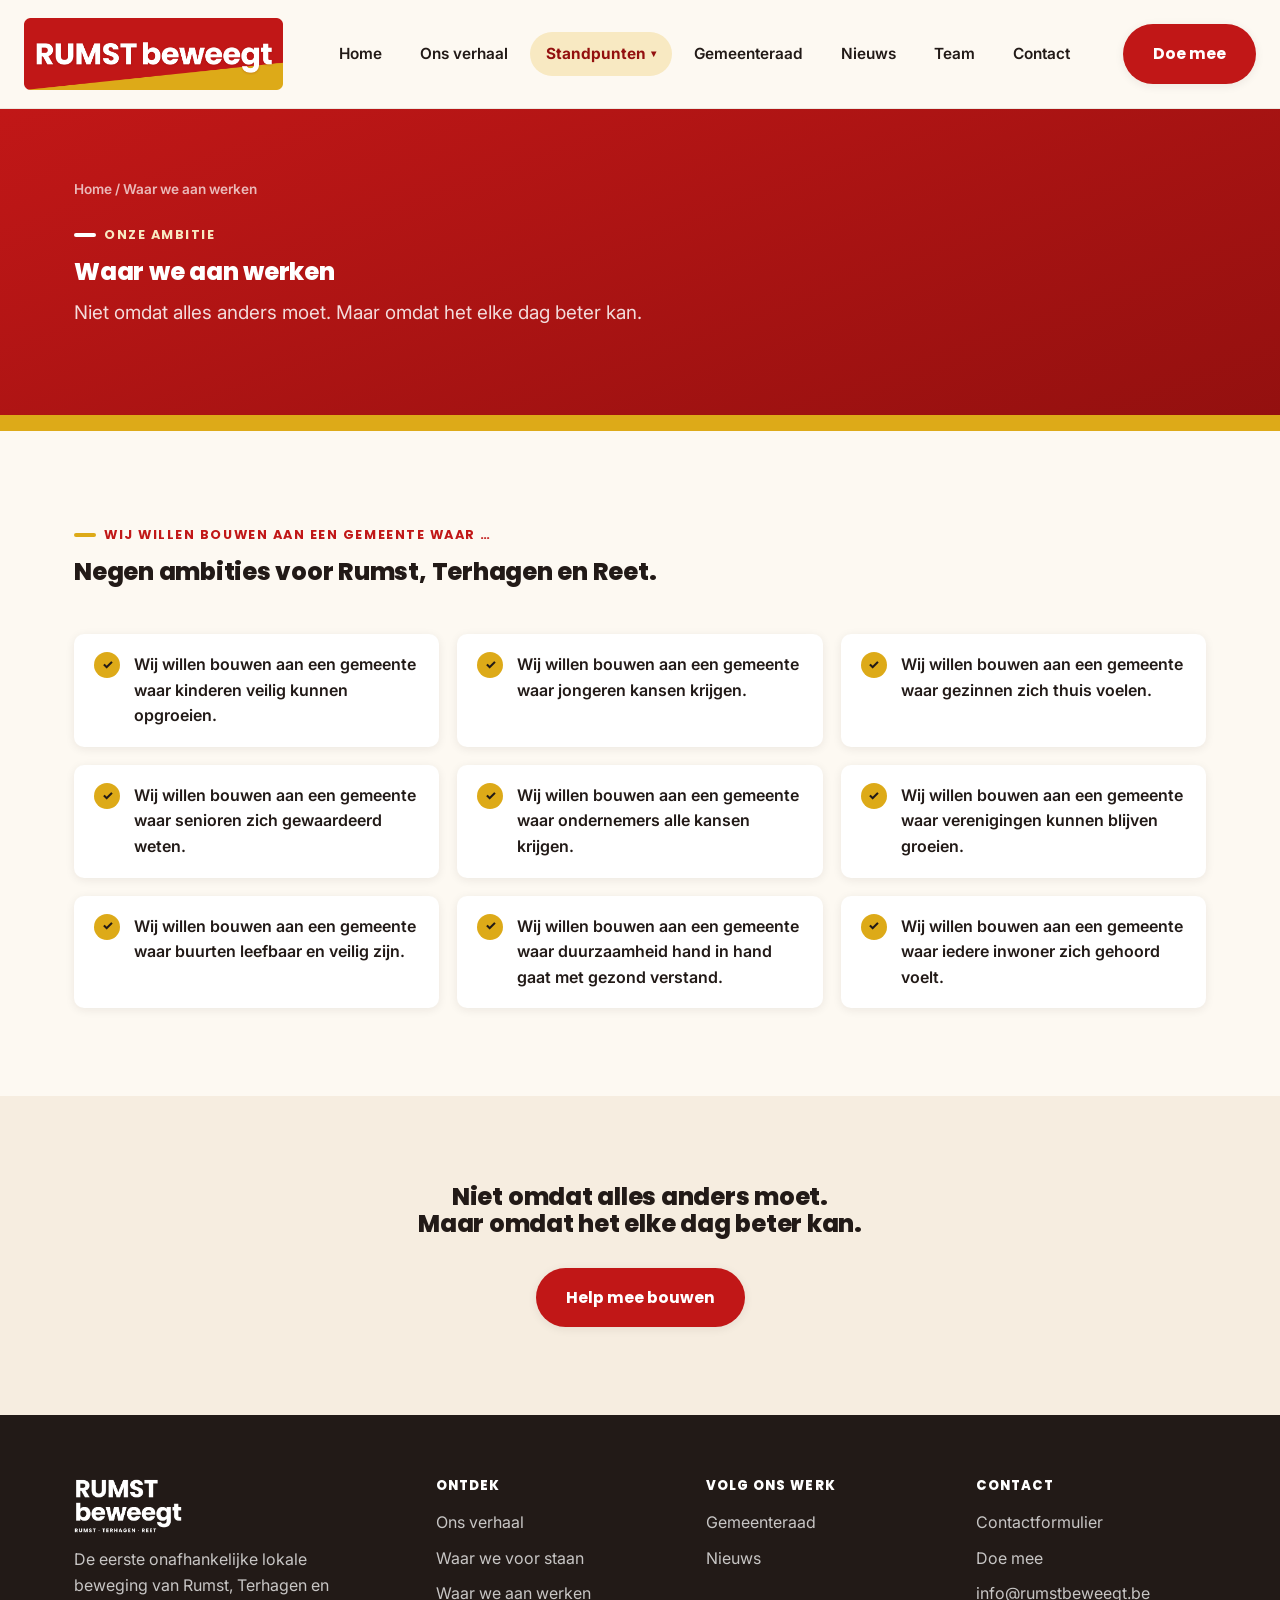
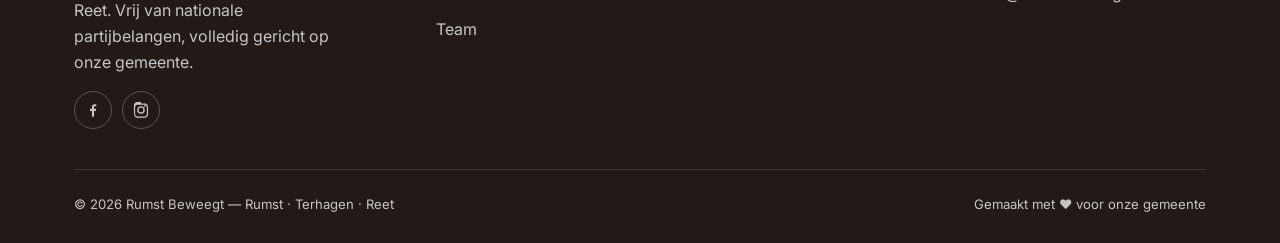
<file: ambitie.html>
<!DOCTYPE html>
<html lang="nl">
<head>
<script>document.documentElement.classList.add('js');</script>
<meta charset="UTF-8">
<meta name="viewport" content="width=device-width, initial-scale=1.0">
<title>Waar we aan werken · Rumst Beweegt</title>
<meta name="description" content="De ambitie van Rumst Beweegt voor kinderen, jongeren, gezinnen, senioren, ondernemers, verenigingen en buurten in Rumst.">
<link rel="icon" href="assets/img/logo-kleur.png">
<link rel="stylesheet" href="assets/css/style.css">
</head>
<body>
<a class="skip-link" href="#main">Ga naar inhoud</a>

<header class="site-header">
  <div class="container header-inner">
    <div class="header-left">
      <a href="index.html" class="brand">
        <img src="assets/img/logo-kleur.png" alt="Rumst Beweegt — Rumst, Terhagen, Reet">
      </a>
      <nav aria-label="Hoofdmenu">
        <ul class="nav-primary"><li><a href="index.html" class="nav-link">Home</a></li><li><a href="ons-verhaal.html" class="nav-link">Ons verhaal</a></li>
        <li class="has-dropdown open">
          <a href="waarden.html" class="nav-link" aria-current="page">Standpunten <span class="chev">&#9662;</span></a>
          <ul class="dropdown"><li><a href="waarden.html">Waar we voor staan</a></li><li><a href="ambitie.html">Waar we aan werken</a></li></ul>
        </li><li><a href="gemeenteraad.html" class="nav-link">Gemeenteraad</a></li><li><a href="nieuws.html" class="nav-link">Nieuws</a></li><li><a href="team.html" class="nav-link">Team</a></li><li><a href="contact.html" class="nav-link">Contact</a></li><li class="nav-cta-mobile"><a href="doe-mee.html" class="btn btn-primary">Doe mee</a></li></ul>
      </nav>
    </div>
    <div class="header-actions">
      <a href="doe-mee.html" class="btn btn-primary nav-cta">Doe mee</a>
      <button class="nav-toggle" aria-label="Menu openen" aria-expanded="false"><span></span></button>
    </div>
  </div>
</header>
<main id="main">

<section class="page-hero">
  <div class="container">
    <div class="breadcrumb"><a href="index.html">Home</a> / Waar we aan werken</div>
    <span class="eyebrow">Onze ambitie</span>
    <h1>Waar we aan werken</h1>
    <p class="lede">Niet omdat alles anders moet. Maar omdat het elke dag beter kan.</p>
  </div>
</section>

<section>
  <div class="container">
    <div class="section-head reveal">
      <span class="eyebrow">Wij willen bouwen aan een gemeente waar &hellip;</span>
      <h2>Negen ambities voor Rumst, Terhagen en Reet.</h2>
    </div>
    <div class="ambition-list">
      <div class="ambition-item reveal">
        <span class="check">&#10003;</span>
        <span>Wij willen bouwen aan een gemeente waar kinderen veilig kunnen opgroeien.</span>
      </div>
      <div class="ambition-item reveal">
        <span class="check">&#10003;</span>
        <span>Wij willen bouwen aan een gemeente waar jongeren kansen krijgen.</span>
      </div>
      <div class="ambition-item reveal">
        <span class="check">&#10003;</span>
        <span>Wij willen bouwen aan een gemeente waar gezinnen zich thuis voelen.</span>
      </div>
      <div class="ambition-item reveal">
        <span class="check">&#10003;</span>
        <span>Wij willen bouwen aan een gemeente waar senioren zich gewaardeerd weten.</span>
      </div>
      <div class="ambition-item reveal">
        <span class="check">&#10003;</span>
        <span>Wij willen bouwen aan een gemeente waar ondernemers alle kansen krijgen.</span>
      </div>
      <div class="ambition-item reveal">
        <span class="check">&#10003;</span>
        <span>Wij willen bouwen aan een gemeente waar verenigingen kunnen blijven groeien.</span>
      </div>
      <div class="ambition-item reveal">
        <span class="check">&#10003;</span>
        <span>Wij willen bouwen aan een gemeente waar buurten leefbaar en veilig zijn.</span>
      </div>
      <div class="ambition-item reveal">
        <span class="check">&#10003;</span>
        <span>Wij willen bouwen aan een gemeente waar duurzaamheid hand in hand gaat met gezond verstand.</span>
      </div>
      <div class="ambition-item reveal">
        <span class="check">&#10003;</span>
        <span>Wij willen bouwen aan een gemeente waar iedere inwoner zich gehoord voelt.</span>
      </div>
    </div>
  </div>
</section>

<section class="section-alt">
  <div class="container" style="text-align:center;">
    <h2 style="max-width:640px; margin:0 auto;">Niet omdat alles anders moet.<br>Maar omdat het elke dag beter kan.</h2>
    <div style="margin-top:30px;">
      <a href="doe-mee.html" class="btn btn-primary">Help mee bouwen</a>
    </div>
  </div>
</section>

</main>
<footer class="site-footer">
  <div class="container">
    <div class="footer-grid">
      <div>
        <div class="footer-brand">
          <img src="assets/img/logo-wit.png" alt="Rumst Beweegt">
        </div>
        <p style="max-width:280px;">De eerste onafhankelijke lokale beweging van Rumst, Terhagen en Reet. Vrij van nationale partijbelangen, volledig gericht op onze gemeente.</p>
        <div class="social-row">
          <a href="#" aria-label="Facebook"><svg width="16" height="16" viewBox="0 0 24 24" fill="currentColor"><path d="M13.5 22v-8.5h2.85l.43-3.31H13.5V8.05c0-.96.27-1.61 1.64-1.61h1.75V3.5C16.56 3.44 15.6 3.35 14.46 3.35c-2.4 0-4.05 1.47-4.05 4.16v2.68H7.55v3.31h2.86V22h3.09z"/></svg></a>
          <a href="#" aria-label="Instagram"><svg width="16" height="16" viewBox="0 0 24 24" fill="currentColor"><path d="M12 2.2c3.2 0 3.58.01 4.85.07 1.17.05 1.97.24 2.43.4a4.9 4.9 0 0 1 1.77 1.15 4.9 4.9 0 0 1 1.15 1.77c.16.46.35 1.26.4 2.43.06 1.27.07 1.65.07 4.85s-.01 3.58-.07 4.85c-.05 1.17-.24 1.97-.4 2.43a4.9 4.9 0 0 1-1.15 1.77 4.9 4.9 0 0 1-1.77 1.15c-.46.16-1.26.35-2.43.4-1.27.06-1.65.07-4.85.07s-3.58-.01-4.85-.07c-1.17-.05-1.97-.24-2.43-.4a4.9 4.9 0 0 1-1.77-1.15A4.9 4.9 0 0 1 1.8 17.7c-.16-.46-.35-1.26-.4-2.43C1.34 14 1.33 13.62 1.33 10.42s.01-3.58.07-4.85c.05-1.17.24-1.97.4-2.43A4.9 4.9 0 0 1 2.95 1.37 4.9 4.9 0 0 1 4.72.22c.46-.16 1.26-.35 2.43-.4C8.42-.24 8.8-.25 12-.25zm0 1.98c-3.15 0-3.5.01-4.73.07-.96.04-1.48.2-1.83.34-.46.18-.79.39-1.13.74-.35.34-.56.67-.74 1.13-.14.35-.3.87-.34 1.83-.06 1.23-.07 1.58-.07 4.73s.01 3.5.07 4.73c.04.96.2 1.48.34 1.83.18.46.39.79.74 1.13.34.35.67.56 1.13.74.35.14.87.3 1.83.34 1.23.06 1.58.07 4.73.07s3.5-.01 4.73-.07c.96-.04 1.48-.2 1.83-.34.46-.18.79-.39 1.13-.74.35-.34.56-.67.74-1.13.14-.35.3-.87.34-1.83.06-1.23.07-1.58.07-4.73s-.01-3.5-.07-4.73c-.04-.96-.2-1.48-.34-1.83a3 3 0 0 0-.74-1.13 3 3 0 0 0-1.13-.74c-.35-.14-.87-.3-1.83-.34-1.23-.06-1.58-.07-4.73-.07z"/><path d="M12 6.4a5.6 5.6 0 1 0 0 11.2 5.6 5.6 0 0 0 0-11.2zm0 9.24a3.64 3.64 0 1 1 0-7.28 3.64 3.64 0 0 1 0 7.28zM19.05 6.18a1.31 1.31 0 1 1-2.62 0 1.31 1.31 0 0 1 2.62 0z"/></svg></a>
        </div>
      </div>
      <div>
        <h4>Ontdek</h4>
        <ul>
          <li><a href="ons-verhaal.html">Ons verhaal</a></li>
          <li><a href="waarden.html">Waar we voor staan</a></li>
          <li><a href="ambitie.html">Waar we aan werken</a></li>
          <li><a href="team.html">Team</a></li>
        </ul>
      </div>
      <div>
        <h4>Volg ons werk</h4>
        <ul>
          <li><a href="gemeenteraad.html">Gemeenteraad</a></li>
          <li><a href="nieuws.html">Nieuws</a></li>
        </ul>
      </div>
      <div>
        <h4>Contact</h4>
        <ul>
          <li><a href="contact.html">Contactformulier</a></li>
          <li><a href="doe-mee.html">Doe mee</a></li>
          <li><a href="mailto:info@rumstbeweegt.be">info@rumstbeweegt.be</a></li>
        </ul>
      </div>
    </div>
    <div class="footer-bottom">
      <span>&copy; 2026 Rumst Beweegt — Rumst · Terhagen · Reet</span>
      <span>Gemaakt met &#9829; voor onze gemeente</span>
    </div>
  </div>
</footer>
<script src="assets/js/main.js"></script>
</body>
</html>
</file>
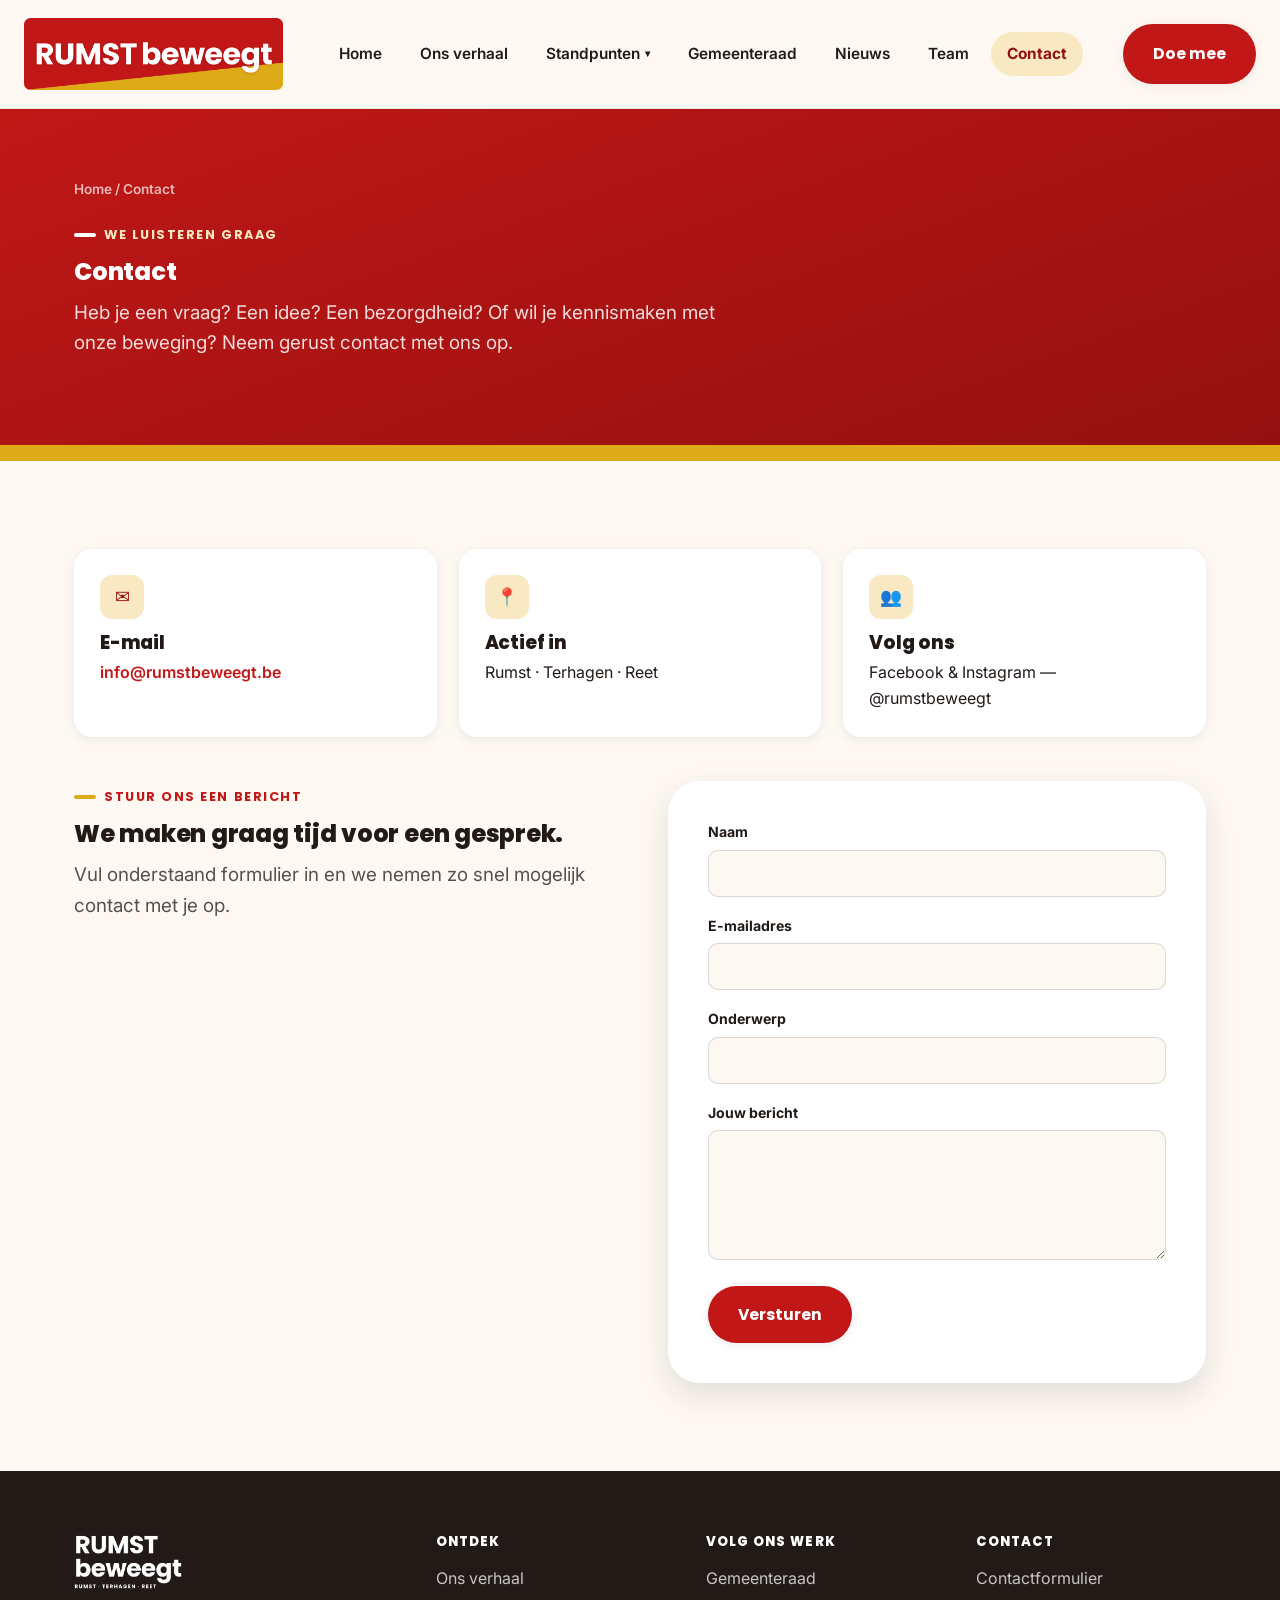
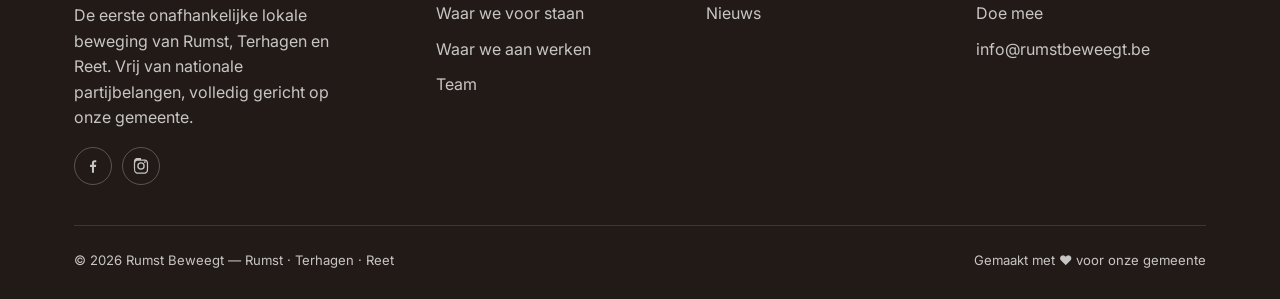
<file: contact.html>
<!DOCTYPE html>
<html lang="nl">
<head>
<script>document.documentElement.classList.add('js');</script>
<meta charset="UTF-8">
<meta name="viewport" content="width=device-width, initial-scale=1.0">
<title>Contact · Rumst Beweegt</title>
<meta name="description" content="Neem contact op met Rumst Beweegt — we luisteren graag naar jouw vraag, idee of bezorgdheid.">
<link rel="icon" href="assets/img/logo-kleur.png">
<link rel="stylesheet" href="assets/css/style.css">
</head>
<body>
<a class="skip-link" href="#main">Ga naar inhoud</a>

<header class="site-header">
  <div class="container header-inner">
    <div class="header-left">
      <a href="index.html" class="brand">
        <img src="assets/img/logo-kleur.png" alt="Rumst Beweegt — Rumst, Terhagen, Reet">
      </a>
      <nav aria-label="Hoofdmenu">
        <ul class="nav-primary"><li><a href="index.html" class="nav-link">Home</a></li><li><a href="ons-verhaal.html" class="nav-link">Ons verhaal</a></li>
        <li class="has-dropdown">
          <a href="waarden.html" class="nav-link">Standpunten <span class="chev">&#9662;</span></a>
          <ul class="dropdown"><li><a href="waarden.html">Waar we voor staan</a></li><li><a href="ambitie.html">Waar we aan werken</a></li></ul>
        </li><li><a href="gemeenteraad.html" class="nav-link">Gemeenteraad</a></li><li><a href="nieuws.html" class="nav-link">Nieuws</a></li><li><a href="team.html" class="nav-link">Team</a></li><li><a href="contact.html" class="nav-link" aria-current="page">Contact</a></li><li class="nav-cta-mobile"><a href="doe-mee.html" class="btn btn-primary">Doe mee</a></li></ul>
      </nav>
    </div>
    <div class="header-actions">
      <a href="doe-mee.html" class="btn btn-primary nav-cta">Doe mee</a>
      <button class="nav-toggle" aria-label="Menu openen" aria-expanded="false"><span></span></button>
    </div>
  </div>
</header>
<main id="main">

<section class="page-hero">
  <div class="container">
    <div class="breadcrumb"><a href="index.html">Home</a> / Contact</div>
    <span class="eyebrow">We luisteren graag</span>
    <h1>Contact</h1>
    <p class="lede">Heb je een vraag? Een idee? Een bezorgdheid? Of wil je kennismaken met onze beweging? Neem gerust contact met ons op.</p>
  </div>
</section>

<section>
  <div class="container">
    <div class="contact-info-grid">
      <div class="info-card reveal">
        <div class="icon">&#9993;</div>
        <h3 style="margin-bottom:6px;">E-mail</h3>
        <p style="margin:0;"><a href="mailto:info@rumstbeweegt.be" style="color:var(--red); font-weight:600;">info@rumstbeweegt.be</a></p>
      </div>
      <div class="info-card reveal">
        <div class="icon">&#128205;</div>
        <h3 style="margin-bottom:6px;">Actief in</h3>
        <p style="margin:0;">Rumst &middot; Terhagen &middot; Reet</p>
      </div>
      <div class="info-card reveal">
        <div class="icon">&#128101;</div>
        <h3 style="margin-bottom:6px;">Volg ons</h3>
        <p style="margin:0;">Facebook &amp; Instagram &mdash; @rumstbeweegt</p>
      </div>
    </div>

    <div class="two-col" style="align-items:flex-start;">
      <div class="reveal">
        <span class="eyebrow">Stuur ons een bericht</span>
        <h2>We maken graag tijd voor een gesprek.</h2>
        <p class="lede">Vul onderstaand formulier in en we nemen zo snel mogelijk contact met je op.</p>
      </div>
      <form class="form-card reveal" data-placeholder-form="https://formsubmit.co/ajax/christoph.marckx@gmail.com">
        <input type="hidden" name="_subject" value="Nieuw bericht via het contactformulier — Rumst Beweegt">
        <input type="hidden" name="_template" value="table">
        <input type="text" name="_honey" style="display:none" tabindex="-1" autocomplete="off">
        <div class="field">
          <label for="c-naam">Naam</label>
          <input type="text" id="c-naam" name="naam" required>
        </div>
        <div class="field">
          <label for="c-email">E-mailadres</label>
          <input type="email" id="c-email" name="email" required>
        </div>
        <div class="field">
          <label for="c-onderwerp">Onderwerp</label>
          <input type="text" id="c-onderwerp" name="onderwerp">
        </div>
        <div class="field">
          <label for="c-bericht">Jouw bericht</label>
          <textarea id="c-bericht" name="bericht" required></textarea>
        </div>
        <button type="submit" class="btn btn-primary">Versturen</button>
        <p class="form-feedback" style="display:none; margin-top:14px; font-weight:600; color:var(--red);"></p>
      </form>
    </div>
  </div>
</section>

</main>
<footer class="site-footer">
  <div class="container">
    <div class="footer-grid">
      <div>
        <div class="footer-brand">
          <img src="assets/img/logo-wit.png" alt="Rumst Beweegt">
        </div>
        <p style="max-width:280px;">De eerste onafhankelijke lokale beweging van Rumst, Terhagen en Reet. Vrij van nationale partijbelangen, volledig gericht op onze gemeente.</p>
        <div class="social-row">
          <a href="#" aria-label="Facebook"><svg width="16" height="16" viewBox="0 0 24 24" fill="currentColor"><path d="M13.5 22v-8.5h2.85l.43-3.31H13.5V8.05c0-.96.27-1.61 1.64-1.61h1.75V3.5C16.56 3.44 15.6 3.35 14.46 3.35c-2.4 0-4.05 1.47-4.05 4.16v2.68H7.55v3.31h2.86V22h3.09z"/></svg></a>
          <a href="#" aria-label="Instagram"><svg width="16" height="16" viewBox="0 0 24 24" fill="currentColor"><path d="M12 2.2c3.2 0 3.58.01 4.85.07 1.17.05 1.97.24 2.43.4a4.9 4.9 0 0 1 1.77 1.15 4.9 4.9 0 0 1 1.15 1.77c.16.46.35 1.26.4 2.43.06 1.27.07 1.65.07 4.85s-.01 3.58-.07 4.85c-.05 1.17-.24 1.97-.4 2.43a4.9 4.9 0 0 1-1.15 1.77 4.9 4.9 0 0 1-1.77 1.15c-.46.16-1.26.35-2.43.4-1.27.06-1.65.07-4.85.07s-3.58-.01-4.85-.07c-1.17-.05-1.97-.24-2.43-.4a4.9 4.9 0 0 1-1.77-1.15A4.9 4.9 0 0 1 1.8 17.7c-.16-.46-.35-1.26-.4-2.43C1.34 14 1.33 13.62 1.33 10.42s.01-3.58.07-4.85c.05-1.17.24-1.97.4-2.43A4.9 4.9 0 0 1 2.95 1.37 4.9 4.9 0 0 1 4.72.22c.46-.16 1.26-.35 2.43-.4C8.42-.24 8.8-.25 12-.25zm0 1.98c-3.15 0-3.5.01-4.73.07-.96.04-1.48.2-1.83.34-.46.18-.79.39-1.13.74-.35.34-.56.67-.74 1.13-.14.35-.3.87-.34 1.83-.06 1.23-.07 1.58-.07 4.73s.01 3.5.07 4.73c.04.96.2 1.48.34 1.83.18.46.39.79.74 1.13.34.35.67.56 1.13.74.35.14.87.3 1.83.34 1.23.06 1.58.07 4.73.07s3.5-.01 4.73-.07c.96-.04 1.48-.2 1.83-.34.46-.18.79-.39 1.13-.74.35-.34.56-.67.74-1.13.14-.35.3-.87.34-1.83.06-1.23.07-1.58.07-4.73s-.01-3.5-.07-4.73c-.04-.96-.2-1.48-.34-1.83a3 3 0 0 0-.74-1.13 3 3 0 0 0-1.13-.74c-.35-.14-.87-.3-1.83-.34-1.23-.06-1.58-.07-4.73-.07z"/><path d="M12 6.4a5.6 5.6 0 1 0 0 11.2 5.6 5.6 0 0 0 0-11.2zm0 9.24a3.64 3.64 0 1 1 0-7.28 3.64 3.64 0 0 1 0 7.28zM19.05 6.18a1.31 1.31 0 1 1-2.62 0 1.31 1.31 0 0 1 2.62 0z"/></svg></a>
        </div>
      </div>
      <div>
        <h4>Ontdek</h4>
        <ul>
          <li><a href="ons-verhaal.html">Ons verhaal</a></li>
          <li><a href="waarden.html">Waar we voor staan</a></li>
          <li><a href="ambitie.html">Waar we aan werken</a></li>
          <li><a href="team.html">Team</a></li>
        </ul>
      </div>
      <div>
        <h4>Volg ons werk</h4>
        <ul>
          <li><a href="gemeenteraad.html">Gemeenteraad</a></li>
          <li><a href="nieuws.html">Nieuws</a></li>
        </ul>
      </div>
      <div>
        <h4>Contact</h4>
        <ul>
          <li><a href="contact.html">Contactformulier</a></li>
          <li><a href="doe-mee.html">Doe mee</a></li>
          <li><a href="mailto:info@rumstbeweegt.be">info@rumstbeweegt.be</a></li>
        </ul>
      </div>
    </div>
    <div class="footer-bottom">
      <span>&copy; 2026 Rumst Beweegt — Rumst · Terhagen · Reet</span>
      <span>Gemaakt met &#9829; voor onze gemeente</span>
    </div>
  </div>
</footer>
<script src="assets/js/main.js"></script>
</body>
</html>
</file>
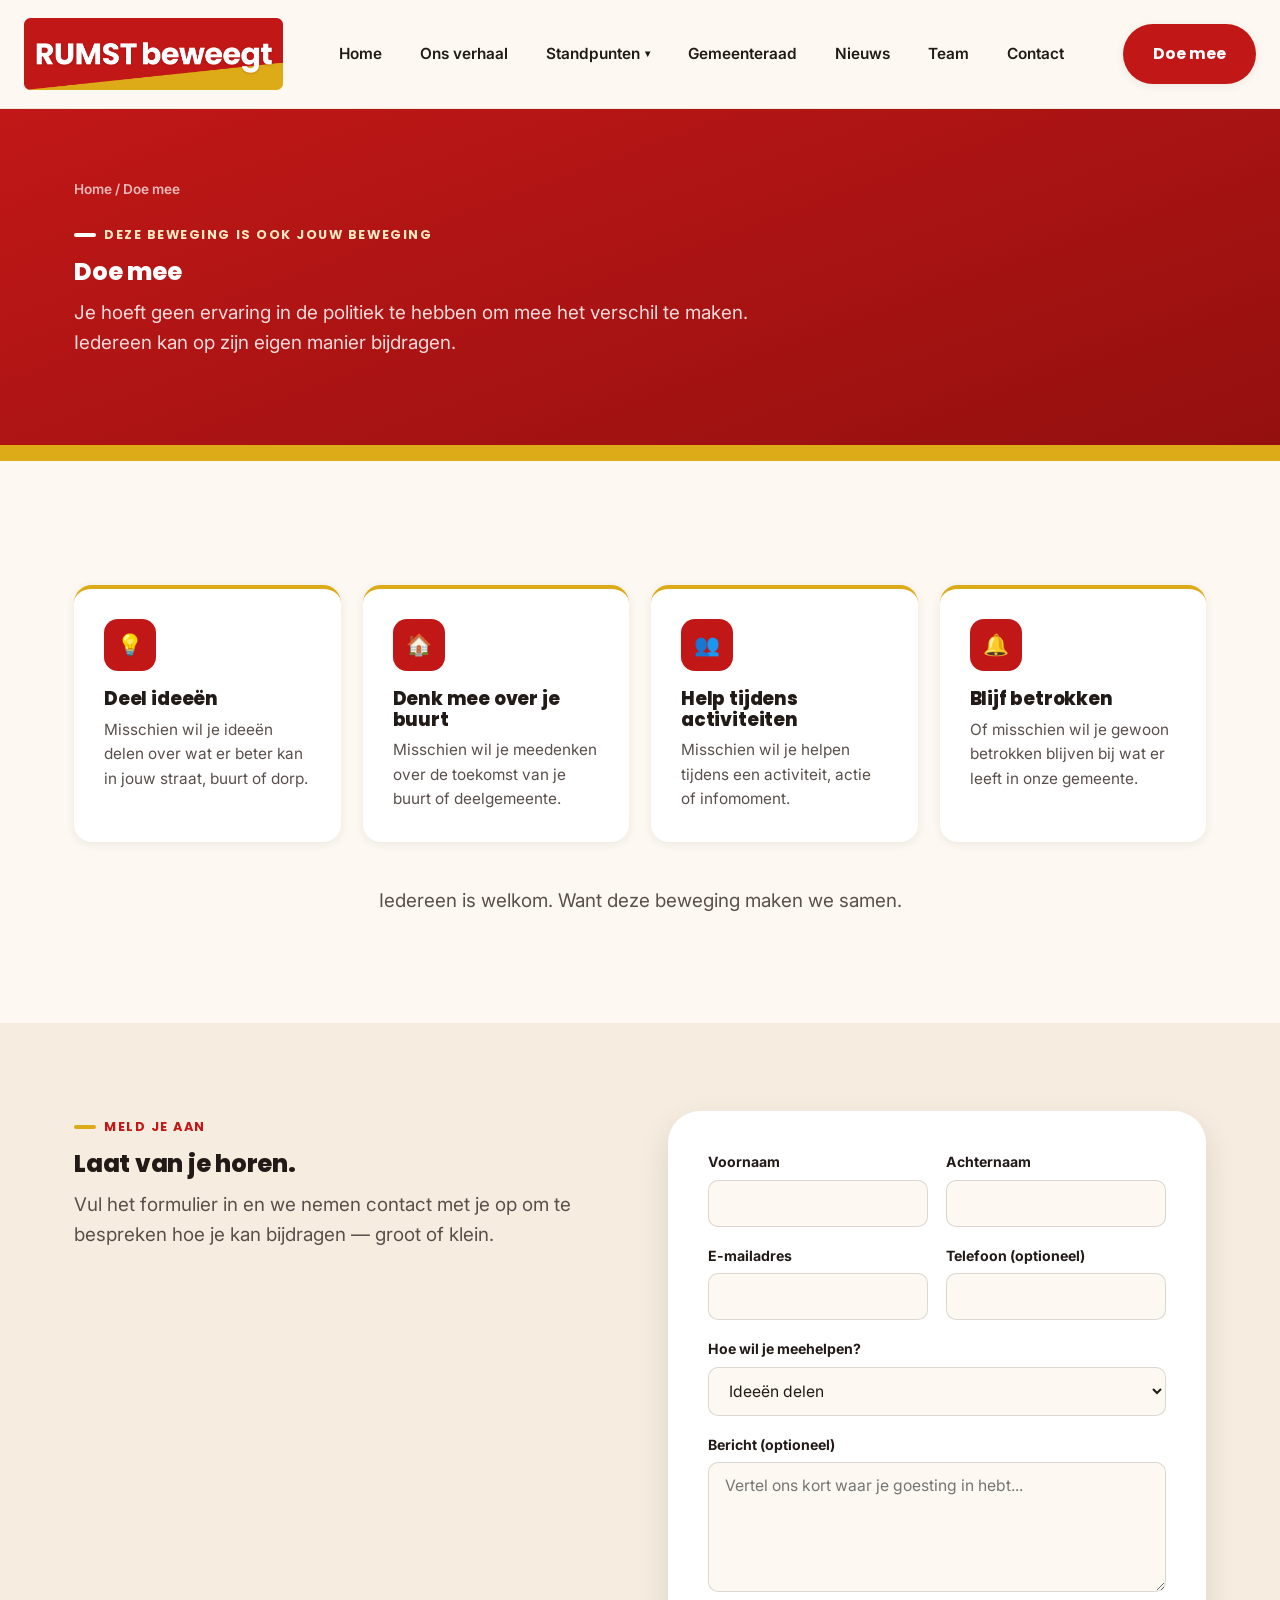
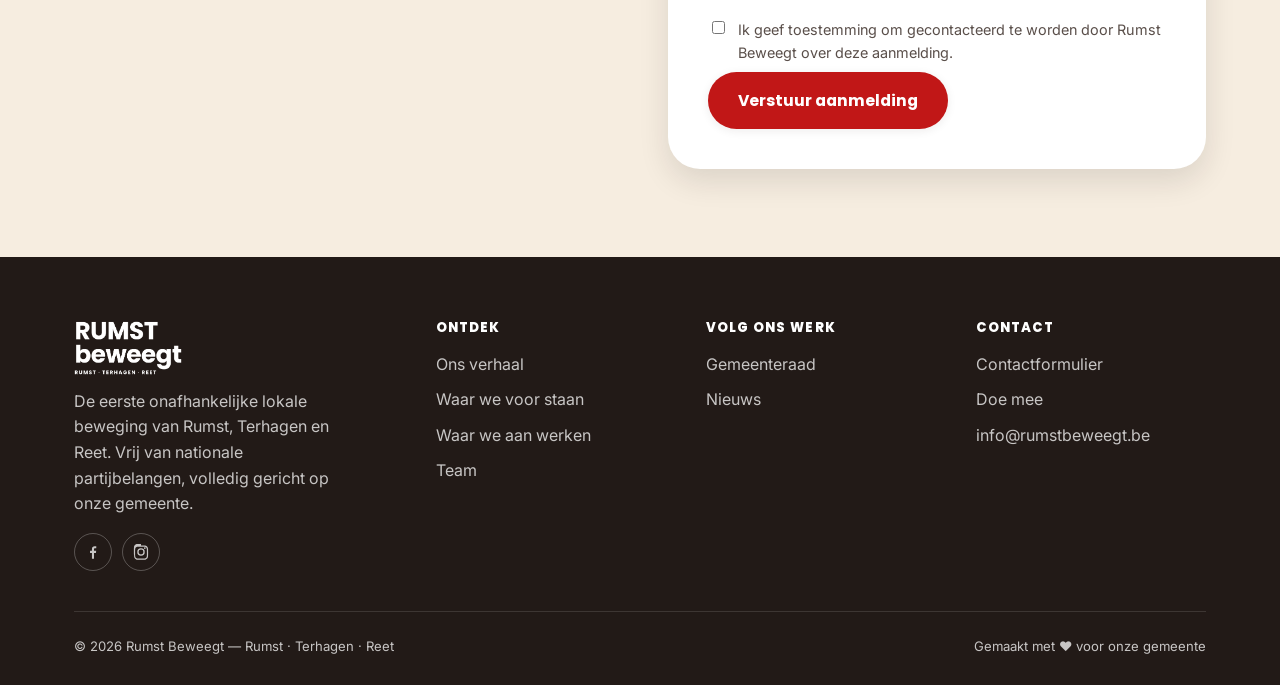
<file: doe-mee.html>
<!DOCTYPE html>
<html lang="nl">
<head>
<script>document.documentElement.classList.add('js');</script>
<meta charset="UTF-8">
<meta name="viewport" content="width=device-width, initial-scale=1.0">
<title>Doe mee · Rumst Beweegt</title>
<meta name="description" content="Word deel van Rumst Beweegt: deel ideeën, denk mee over je buurt of help mee tijdens activiteiten.">
<link rel="icon" href="assets/img/logo-kleur.png">
<link rel="stylesheet" href="assets/css/style.css">
</head>
<body>
<a class="skip-link" href="#main">Ga naar inhoud</a>

<header class="site-header">
  <div class="container header-inner">
    <div class="header-left">
      <a href="index.html" class="brand">
        <img src="assets/img/logo-kleur.png" alt="Rumst Beweegt — Rumst, Terhagen, Reet">
      </a>
      <nav aria-label="Hoofdmenu">
        <ul class="nav-primary"><li><a href="index.html" class="nav-link">Home</a></li><li><a href="ons-verhaal.html" class="nav-link">Ons verhaal</a></li>
        <li class="has-dropdown">
          <a href="waarden.html" class="nav-link">Standpunten <span class="chev">&#9662;</span></a>
          <ul class="dropdown"><li><a href="waarden.html">Waar we voor staan</a></li><li><a href="ambitie.html">Waar we aan werken</a></li></ul>
        </li><li><a href="gemeenteraad.html" class="nav-link">Gemeenteraad</a></li><li><a href="nieuws.html" class="nav-link">Nieuws</a></li><li><a href="team.html" class="nav-link">Team</a></li><li><a href="contact.html" class="nav-link">Contact</a></li><li class="nav-cta-mobile"><a href="doe-mee.html" class="btn btn-primary">Doe mee</a></li></ul>
      </nav>
    </div>
    <div class="header-actions">
      <a href="doe-mee.html" class="btn btn-primary nav-cta">Doe mee</a>
      <button class="nav-toggle" aria-label="Menu openen" aria-expanded="false"><span></span></button>
    </div>
  </div>
</header>
<main id="main">

<section class="page-hero">
  <div class="container">
    <div class="breadcrumb"><a href="index.html">Home</a> / Doe mee</div>
    <span class="eyebrow">Deze beweging is ook jouw beweging</span>
    <h1>Doe mee</h1>
    <p class="lede">Je hoeft geen ervaring in de politiek te hebben om mee het verschil te maken. Iedereen kan op zijn eigen manier bijdragen.</p>
  </div>
</section>

<section>
  <div class="container">
    <div class="help-grid">
      <div class="card reveal">
        <div class="icon">&#128161;</div>
        <h3>Deel ideeën</h3>
        <p>Misschien wil je ideeën delen over wat er beter kan in jouw straat, buurt of dorp.</p>
      </div>
      <div class="card reveal">
        <div class="icon">&#127968;</div>
        <h3>Denk mee over je buurt</h3>
        <p>Misschien wil je meedenken over de toekomst van je buurt of deelgemeente.</p>
      </div>
      <div class="card reveal">
        <div class="icon">&#128101;</div>
        <h3>Help tijdens activiteiten</h3>
        <p>Misschien wil je helpen tijdens een activiteit, actie of infomoment.</p>
      </div>
      <div class="card reveal">
        <div class="icon">&#128276;</div>
        <h3>Blijf betrokken</h3>
        <p>Of misschien wil je gewoon betrokken blijven bij wat er leeft in onze gemeente.</p>
      </div>
    </div>
    <p class="lede reveal" style="margin-top:44px; text-align:center; max-width:100%;">Iedereen is welkom. Want deze beweging maken we samen.</p>
  </div>
</section>

<section class="section-alt">
  <div class="container">
    <div class="two-col" style="align-items:flex-start;">
      <div class="reveal">
        <span class="eyebrow">Meld je aan</span>
        <h2>Laat van je horen.</h2>
        <p class="lede">Vul het formulier in en we nemen contact met je op om te bespreken hoe je kan bijdragen &mdash; groot of klein.</p>
      </div>
      <form class="form-card reveal" data-placeholder-form="https://formsubmit.co/ajax/christoph.marckx@gmail.com">
        <input type="hidden" name="_subject" value="Nieuwe aanmelding via 'Doe mee' — Rumst Beweegt">
        <input type="hidden" name="_template" value="table">
        <input type="text" name="_honey" style="display:none" tabindex="-1" autocomplete="off">
        <div class="form-row">
          <div class="field">
            <label for="voornaam">Voornaam</label>
            <input type="text" id="voornaam" name="voornaam" required>
          </div>
          <div class="field">
            <label for="achternaam">Achternaam</label>
            <input type="text" id="achternaam" name="achternaam" required>
          </div>
        </div>
        <div class="form-row">
          <div class="field">
            <label for="email">E-mailadres</label>
            <input type="email" id="email" name="email" required>
          </div>
          <div class="field">
            <label for="telefoon">Telefoon (optioneel)</label>
            <input type="tel" id="telefoon" name="telefoon">
          </div>
        </div>
        <div class="field">
          <label for="hulp">Hoe wil je meehelpen?</label>
          <select id="hulp" name="hulp">
            <option>Ideeën delen</option>
            <option>Meedenken over mijn buurt</option>
            <option>Helpen tijdens activiteiten</option>
            <option>Op de hoogte blijven</option>
            <option>Iets anders</option>
          </select>
        </div>
        <div class="field">
          <label for="bericht">Bericht (optioneel)</label>
          <textarea id="bericht" name="bericht" placeholder="Vertel ons kort waar je goesting in hebt..."></textarea>
        </div>
        <label class="checkbox-field">
          <input type="checkbox" required>
          <span>Ik geef toestemming om gecontacteerd te worden door Rumst Beweegt over deze aanmelding.</span>
        </label>
        <div style="margin-top:8px;">
          <button type="submit" class="btn btn-primary">Verstuur aanmelding</button>
        </div>
        <p class="form-feedback" style="display:none; margin-top:14px; font-weight:600; color:var(--red);"></p>
      </form>
    </div>
  </div>
</section>

</main>
<footer class="site-footer">
  <div class="container">
    <div class="footer-grid">
      <div>
        <div class="footer-brand">
          <img src="assets/img/logo-wit.png" alt="Rumst Beweegt">
        </div>
        <p style="max-width:280px;">De eerste onafhankelijke lokale beweging van Rumst, Terhagen en Reet. Vrij van nationale partijbelangen, volledig gericht op onze gemeente.</p>
        <div class="social-row">
          <a href="#" aria-label="Facebook"><svg width="16" height="16" viewBox="0 0 24 24" fill="currentColor"><path d="M13.5 22v-8.5h2.85l.43-3.31H13.5V8.05c0-.96.27-1.61 1.64-1.61h1.75V3.5C16.56 3.44 15.6 3.35 14.46 3.35c-2.4 0-4.05 1.47-4.05 4.16v2.68H7.55v3.31h2.86V22h3.09z"/></svg></a>
          <a href="#" aria-label="Instagram"><svg width="16" height="16" viewBox="0 0 24 24" fill="currentColor"><path d="M12 2.2c3.2 0 3.58.01 4.85.07 1.17.05 1.97.24 2.43.4a4.9 4.9 0 0 1 1.77 1.15 4.9 4.9 0 0 1 1.15 1.77c.16.46.35 1.26.4 2.43.06 1.27.07 1.65.07 4.85s-.01 3.58-.07 4.85c-.05 1.17-.24 1.97-.4 2.43a4.9 4.9 0 0 1-1.15 1.77 4.9 4.9 0 0 1-1.77 1.15c-.46.16-1.26.35-2.43.4-1.27.06-1.65.07-4.85.07s-3.58-.01-4.85-.07c-1.17-.05-1.97-.24-2.43-.4a4.9 4.9 0 0 1-1.77-1.15A4.9 4.9 0 0 1 1.8 17.7c-.16-.46-.35-1.26-.4-2.43C1.34 14 1.33 13.62 1.33 10.42s.01-3.58.07-4.85c.05-1.17.24-1.97.4-2.43A4.9 4.9 0 0 1 2.95 1.37 4.9 4.9 0 0 1 4.72.22c.46-.16 1.26-.35 2.43-.4C8.42-.24 8.8-.25 12-.25zm0 1.98c-3.15 0-3.5.01-4.73.07-.96.04-1.48.2-1.83.34-.46.18-.79.39-1.13.74-.35.34-.56.67-.74 1.13-.14.35-.3.87-.34 1.83-.06 1.23-.07 1.58-.07 4.73s.01 3.5.07 4.73c.04.96.2 1.48.34 1.83.18.46.39.79.74 1.13.34.35.67.56 1.13.74.35.14.87.3 1.83.34 1.23.06 1.58.07 4.73.07s3.5-.01 4.73-.07c.96-.04 1.48-.2 1.83-.34.46-.18.79-.39 1.13-.74.35-.34.56-.67.74-1.13.14-.35.3-.87.34-1.83.06-1.23.07-1.58.07-4.73s-.01-3.5-.07-4.73c-.04-.96-.2-1.48-.34-1.83a3 3 0 0 0-.74-1.13 3 3 0 0 0-1.13-.74c-.35-.14-.87-.3-1.83-.34-1.23-.06-1.58-.07-4.73-.07z"/><path d="M12 6.4a5.6 5.6 0 1 0 0 11.2 5.6 5.6 0 0 0 0-11.2zm0 9.24a3.64 3.64 0 1 1 0-7.28 3.64 3.64 0 0 1 0 7.28zM19.05 6.18a1.31 1.31 0 1 1-2.62 0 1.31 1.31 0 0 1 2.62 0z"/></svg></a>
        </div>
      </div>
      <div>
        <h4>Ontdek</h4>
        <ul>
          <li><a href="ons-verhaal.html">Ons verhaal</a></li>
          <li><a href="waarden.html">Waar we voor staan</a></li>
          <li><a href="ambitie.html">Waar we aan werken</a></li>
          <li><a href="team.html">Team</a></li>
        </ul>
      </div>
      <div>
        <h4>Volg ons werk</h4>
        <ul>
          <li><a href="gemeenteraad.html">Gemeenteraad</a></li>
          <li><a href="nieuws.html">Nieuws</a></li>
        </ul>
      </div>
      <div>
        <h4>Contact</h4>
        <ul>
          <li><a href="contact.html">Contactformulier</a></li>
          <li><a href="doe-mee.html">Doe mee</a></li>
          <li><a href="mailto:info@rumstbeweegt.be">info@rumstbeweegt.be</a></li>
        </ul>
      </div>
    </div>
    <div class="footer-bottom">
      <span>&copy; 2026 Rumst Beweegt — Rumst · Terhagen · Reet</span>
      <span>Gemaakt met &#9829; voor onze gemeente</span>
    </div>
  </div>
</footer>
<script src="assets/js/main.js"></script>
</body>
</html>
</file>
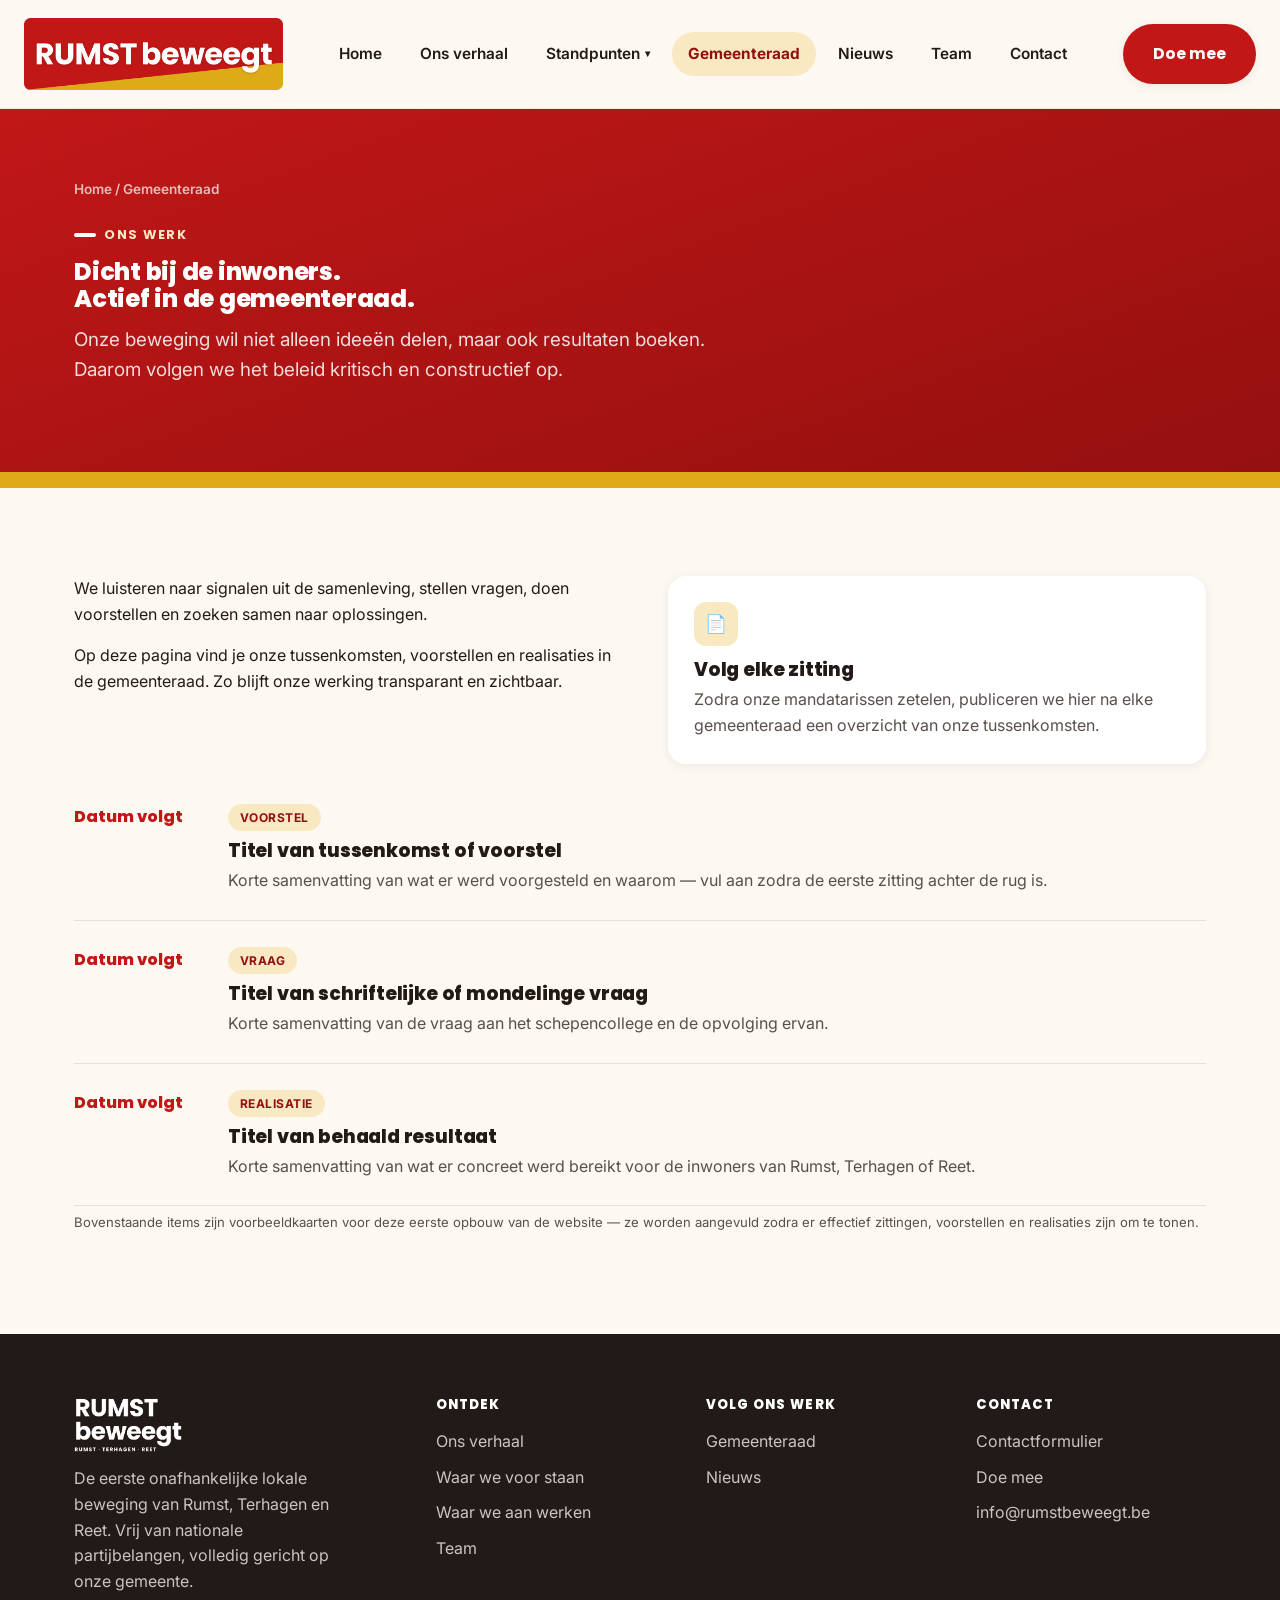
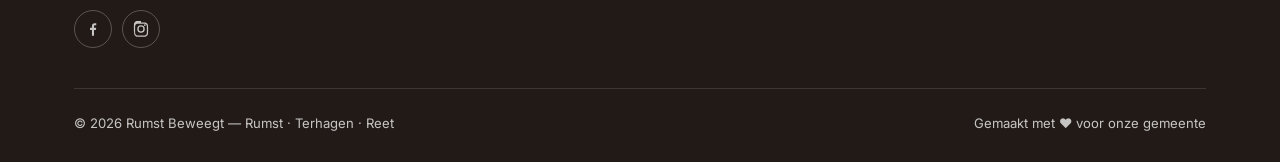
<file: gemeenteraad.html>
<!DOCTYPE html>
<html lang="nl">
<head>
<script>document.documentElement.classList.add('js');</script>
<meta charset="UTF-8">
<meta name="viewport" content="width=device-width, initial-scale=1.0">
<title>Gemeenteraad · Rumst Beweegt</title>
<meta name="description" content="Tussenkomsten, voorstellen en realisaties van Rumst Beweegt in de gemeenteraad van Rumst.">
<link rel="icon" href="assets/img/logo-kleur.png">
<link rel="stylesheet" href="assets/css/style.css">
</head>
<body>
<a class="skip-link" href="#main">Ga naar inhoud</a>

<header class="site-header">
  <div class="container header-inner">
    <div class="header-left">
      <a href="index.html" class="brand">
        <img src="assets/img/logo-kleur.png" alt="Rumst Beweegt — Rumst, Terhagen, Reet">
      </a>
      <nav aria-label="Hoofdmenu">
        <ul class="nav-primary"><li><a href="index.html" class="nav-link">Home</a></li><li><a href="ons-verhaal.html" class="nav-link">Ons verhaal</a></li>
        <li class="has-dropdown">
          <a href="waarden.html" class="nav-link">Standpunten <span class="chev">&#9662;</span></a>
          <ul class="dropdown"><li><a href="waarden.html">Waar we voor staan</a></li><li><a href="ambitie.html">Waar we aan werken</a></li></ul>
        </li><li><a href="gemeenteraad.html" class="nav-link" aria-current="page">Gemeenteraad</a></li><li><a href="nieuws.html" class="nav-link">Nieuws</a></li><li><a href="team.html" class="nav-link">Team</a></li><li><a href="contact.html" class="nav-link">Contact</a></li><li class="nav-cta-mobile"><a href="doe-mee.html" class="btn btn-primary">Doe mee</a></li></ul>
      </nav>
    </div>
    <div class="header-actions">
      <a href="doe-mee.html" class="btn btn-primary nav-cta">Doe mee</a>
      <button class="nav-toggle" aria-label="Menu openen" aria-expanded="false"><span></span></button>
    </div>
  </div>
</header>
<main id="main">

<section class="page-hero">
  <div class="container">
    <div class="breadcrumb"><a href="index.html">Home</a> / Gemeenteraad</div>
    <span class="eyebrow">Ons werk</span>
    <h1>Dicht bij de inwoners.<br>Actief in de gemeenteraad.</h1>
    <p class="lede">Onze beweging wil niet alleen ideeën delen, maar ook resultaten boeken. Daarom volgen we het beleid kritisch en constructief op.</p>
  </div>
</section>

<section>
  <div class="container">
    <div class="two-col" style="align-items:flex-start;">
      <div class="reveal">
        <p>We luisteren naar signalen uit de samenleving, stellen vragen, doen voorstellen en zoeken samen naar oplossingen.</p>
        <p>Op deze pagina vind je onze tussenkomsten, voorstellen en realisaties in de gemeenteraad. Zo blijft onze werking transparant en zichtbaar.</p>
      </div>
      <div class="info-card reveal">
        <div class="icon">&#128196;</div>
        <h3 style="margin-bottom:6px;">Volg elke zitting</h3>
        <p style="color:var(--ink-soft); margin:0;">Zodra onze mandatarissen zetelen, publiceren we hier na elke gemeenteraad een overzicht van onze tussenkomsten.</p>
      </div>
    </div>

    <div class="timeline">
      <div class="timeline-item reveal">
        <div class="timeline-date">Datum volgt</div>
        <div>
          <span class="tag">Voorstel</span>
          <h3 style="margin:0 0 6px;">Titel van tussenkomst of voorstel</h3>
          <p style="margin:0; color:var(--ink-soft);">Korte samenvatting van wat er werd voorgesteld en waarom &mdash; vul aan zodra de eerste zitting achter de rug is.</p>
        </div>
      </div>
      <div class="timeline-item reveal">
        <div class="timeline-date">Datum volgt</div>
        <div>
          <span class="tag">Vraag</span>
          <h3 style="margin:0 0 6px;">Titel van schriftelijke of mondelinge vraag</h3>
          <p style="margin:0; color:var(--ink-soft);">Korte samenvatting van de vraag aan het schepencollege en de opvolging ervan.</p>
        </div>
      </div>
      <div class="timeline-item reveal">
        <div class="timeline-date">Datum volgt</div>
        <div>
          <span class="tag">Realisatie</span>
          <h3 style="margin:0 0 6px;">Titel van behaald resultaat</h3>
          <p style="margin:0; color:var(--ink-soft);">Korte samenvatting van wat er concreet werd bereikt voor de inwoners van Rumst, Terhagen of Reet.</p>
        </div>
      </div>
    </div>
    <p class="form-note reveal">Bovenstaande items zijn voorbeeldkaarten voor deze eerste opbouw van de website &mdash; ze worden aangevuld zodra er effectief zittingen, voorstellen en realisaties zijn om te tonen.</p>
  </div>
</section>

</main>
<footer class="site-footer">
  <div class="container">
    <div class="footer-grid">
      <div>
        <div class="footer-brand">
          <img src="assets/img/logo-wit.png" alt="Rumst Beweegt">
        </div>
        <p style="max-width:280px;">De eerste onafhankelijke lokale beweging van Rumst, Terhagen en Reet. Vrij van nationale partijbelangen, volledig gericht op onze gemeente.</p>
        <div class="social-row">
          <a href="#" aria-label="Facebook"><svg width="16" height="16" viewBox="0 0 24 24" fill="currentColor"><path d="M13.5 22v-8.5h2.85l.43-3.31H13.5V8.05c0-.96.27-1.61 1.64-1.61h1.75V3.5C16.56 3.44 15.6 3.35 14.46 3.35c-2.4 0-4.05 1.47-4.05 4.16v2.68H7.55v3.31h2.86V22h3.09z"/></svg></a>
          <a href="#" aria-label="Instagram"><svg width="16" height="16" viewBox="0 0 24 24" fill="currentColor"><path d="M12 2.2c3.2 0 3.58.01 4.85.07 1.17.05 1.97.24 2.43.4a4.9 4.9 0 0 1 1.77 1.15 4.9 4.9 0 0 1 1.15 1.77c.16.46.35 1.26.4 2.43.06 1.27.07 1.65.07 4.85s-.01 3.58-.07 4.85c-.05 1.17-.24 1.97-.4 2.43a4.9 4.9 0 0 1-1.15 1.77 4.9 4.9 0 0 1-1.77 1.15c-.46.16-1.26.35-2.43.4-1.27.06-1.65.07-4.85.07s-3.58-.01-4.85-.07c-1.17-.05-1.97-.24-2.43-.4a4.9 4.9 0 0 1-1.77-1.15A4.9 4.9 0 0 1 1.8 17.7c-.16-.46-.35-1.26-.4-2.43C1.34 14 1.33 13.62 1.33 10.42s.01-3.58.07-4.85c.05-1.17.24-1.97.4-2.43A4.9 4.9 0 0 1 2.95 1.37 4.9 4.9 0 0 1 4.72.22c.46-.16 1.26-.35 2.43-.4C8.42-.24 8.8-.25 12-.25zm0 1.98c-3.15 0-3.5.01-4.73.07-.96.04-1.48.2-1.83.34-.46.18-.79.39-1.13.74-.35.34-.56.67-.74 1.13-.14.35-.3.87-.34 1.83-.06 1.23-.07 1.58-.07 4.73s.01 3.5.07 4.73c.04.96.2 1.48.34 1.83.18.46.39.79.74 1.13.34.35.67.56 1.13.74.35.14.87.3 1.83.34 1.23.06 1.58.07 4.73.07s3.5-.01 4.73-.07c.96-.04 1.48-.2 1.83-.34.46-.18.79-.39 1.13-.74.35-.34.56-.67.74-1.13.14-.35.3-.87.34-1.83.06-1.23.07-1.58.07-4.73s-.01-3.5-.07-4.73c-.04-.96-.2-1.48-.34-1.83a3 3 0 0 0-.74-1.13 3 3 0 0 0-1.13-.74c-.35-.14-.87-.3-1.83-.34-1.23-.06-1.58-.07-4.73-.07z"/><path d="M12 6.4a5.6 5.6 0 1 0 0 11.2 5.6 5.6 0 0 0 0-11.2zm0 9.24a3.64 3.64 0 1 1 0-7.28 3.64 3.64 0 0 1 0 7.28zM19.05 6.18a1.31 1.31 0 1 1-2.62 0 1.31 1.31 0 0 1 2.62 0z"/></svg></a>
        </div>
      </div>
      <div>
        <h4>Ontdek</h4>
        <ul>
          <li><a href="ons-verhaal.html">Ons verhaal</a></li>
          <li><a href="waarden.html">Waar we voor staan</a></li>
          <li><a href="ambitie.html">Waar we aan werken</a></li>
          <li><a href="team.html">Team</a></li>
        </ul>
      </div>
      <div>
        <h4>Volg ons werk</h4>
        <ul>
          <li><a href="gemeenteraad.html">Gemeenteraad</a></li>
          <li><a href="nieuws.html">Nieuws</a></li>
        </ul>
      </div>
      <div>
        <h4>Contact</h4>
        <ul>
          <li><a href="contact.html">Contactformulier</a></li>
          <li><a href="doe-mee.html">Doe mee</a></li>
          <li><a href="mailto:info@rumstbeweegt.be">info@rumstbeweegt.be</a></li>
        </ul>
      </div>
    </div>
    <div class="footer-bottom">
      <span>&copy; 2026 Rumst Beweegt — Rumst · Terhagen · Reet</span>
      <span>Gemaakt met &#9829; voor onze gemeente</span>
    </div>
  </div>
</footer>
<script src="assets/js/main.js"></script>
</body>
</html>
</file>
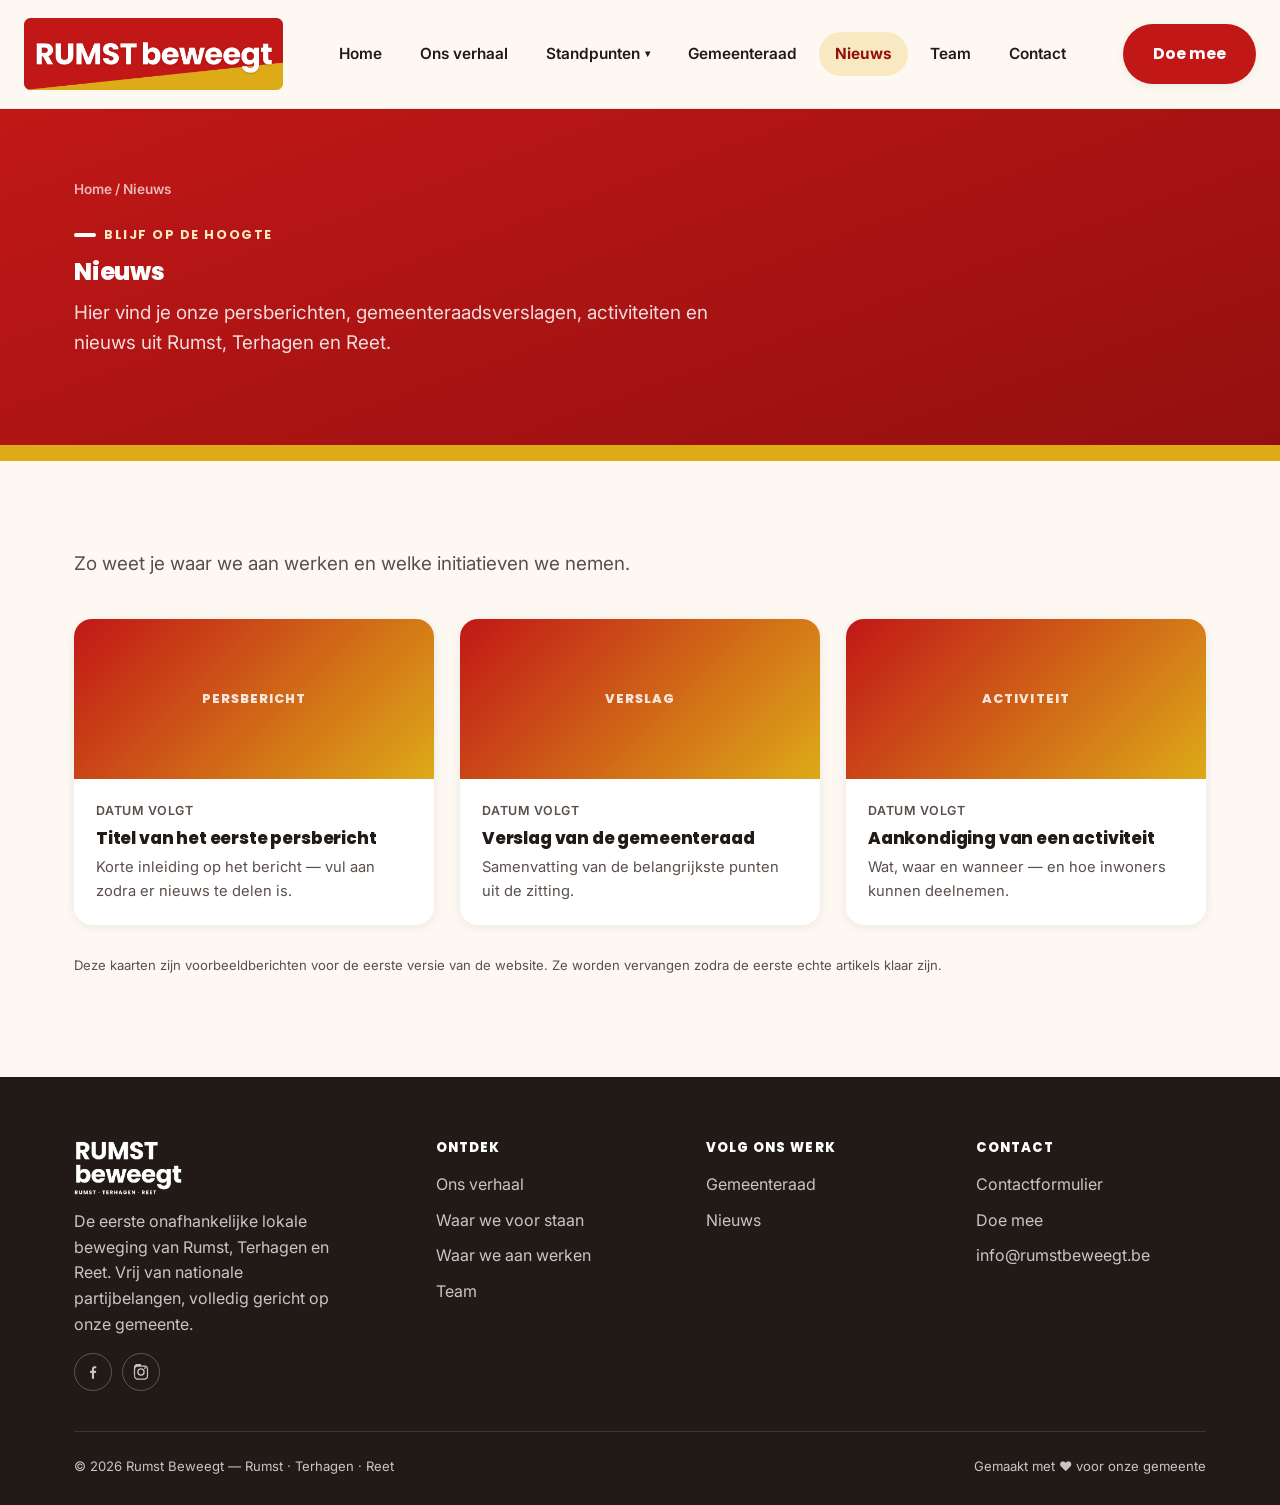
<file: nieuws.html>
<!DOCTYPE html>
<html lang="nl">
<head>
<script>document.documentElement.classList.add('js');</script>
<meta charset="UTF-8">
<meta name="viewport" content="width=device-width, initial-scale=1.0">
<title>Nieuws · Rumst Beweegt</title>
<meta name="description" content="Persberichten, gemeenteraadsverslagen, activiteiten en nieuws van Rumst Beweegt.">
<link rel="icon" href="assets/img/logo-kleur.png">
<link rel="stylesheet" href="assets/css/style.css">
</head>
<body>
<a class="skip-link" href="#main">Ga naar inhoud</a>

<header class="site-header">
  <div class="container header-inner">
    <div class="header-left">
      <a href="index.html" class="brand">
        <img src="assets/img/logo-kleur.png" alt="Rumst Beweegt — Rumst, Terhagen, Reet">
      </a>
      <nav aria-label="Hoofdmenu">
        <ul class="nav-primary"><li><a href="index.html" class="nav-link">Home</a></li><li><a href="ons-verhaal.html" class="nav-link">Ons verhaal</a></li>
        <li class="has-dropdown">
          <a href="waarden.html" class="nav-link">Standpunten <span class="chev">&#9662;</span></a>
          <ul class="dropdown"><li><a href="waarden.html">Waar we voor staan</a></li><li><a href="ambitie.html">Waar we aan werken</a></li></ul>
        </li><li><a href="gemeenteraad.html" class="nav-link">Gemeenteraad</a></li><li><a href="nieuws.html" class="nav-link" aria-current="page">Nieuws</a></li><li><a href="team.html" class="nav-link">Team</a></li><li><a href="contact.html" class="nav-link">Contact</a></li><li class="nav-cta-mobile"><a href="doe-mee.html" class="btn btn-primary">Doe mee</a></li></ul>
      </nav>
    </div>
    <div class="header-actions">
      <a href="doe-mee.html" class="btn btn-primary nav-cta">Doe mee</a>
      <button class="nav-toggle" aria-label="Menu openen" aria-expanded="false"><span></span></button>
    </div>
  </div>
</header>
<main id="main">

<section class="page-hero">
  <div class="container">
    <div class="breadcrumb"><a href="index.html">Home</a> / Nieuws</div>
    <span class="eyebrow">Blijf op de hoogte</span>
    <h1>Nieuws</h1>
    <p class="lede">Hier vind je onze persberichten, gemeenteraadsverslagen, activiteiten en nieuws uit Rumst, Terhagen en Reet.</p>
  </div>
</section>

<section>
  <div class="container">
    <p class="lede reveal">Zo weet je waar we aan werken en welke initiatieven we nemen.</p>
    <div class="news-grid">
      <article class="news-card reveal">
        <div class="news-thumb">Persbericht</div>
        <div class="news-body">
          <div class="news-date">Datum volgt</div>
          <h3>Titel van het eerste persbericht</h3>
          <p style="color:var(--ink-soft); font-size:.92rem; margin:0;">Korte inleiding op het bericht &mdash; vul aan zodra er nieuws te delen is.</p>
        </div>
      </article>
      <article class="news-card reveal">
        <div class="news-thumb">Verslag</div>
        <div class="news-body">
          <div class="news-date">Datum volgt</div>
          <h3>Verslag van de gemeenteraad</h3>
          <p style="color:var(--ink-soft); font-size:.92rem; margin:0;">Samenvatting van de belangrijkste punten uit de zitting.</p>
        </div>
      </article>
      <article class="news-card reveal">
        <div class="news-thumb">Activiteit</div>
        <div class="news-body">
          <div class="news-date">Datum volgt</div>
          <h3>Aankondiging van een activiteit</h3>
          <p style="color:var(--ink-soft); font-size:.92rem; margin:0;">Wat, waar en wanneer &mdash; en hoe inwoners kunnen deelnemen.</p>
        </div>
      </article>
    </div>
    <p class="form-note reveal" style="margin-top:30px;">Deze kaarten zijn voorbeeldberichten voor de eerste versie van de website. Ze worden vervangen zodra de eerste echte artikels klaar zijn.</p>
  </div>
</section>

</main>
<footer class="site-footer">
  <div class="container">
    <div class="footer-grid">
      <div>
        <div class="footer-brand">
          <img src="assets/img/logo-wit.png" alt="Rumst Beweegt">
        </div>
        <p style="max-width:280px;">De eerste onafhankelijke lokale beweging van Rumst, Terhagen en Reet. Vrij van nationale partijbelangen, volledig gericht op onze gemeente.</p>
        <div class="social-row">
          <a href="#" aria-label="Facebook"><svg width="16" height="16" viewBox="0 0 24 24" fill="currentColor"><path d="M13.5 22v-8.5h2.85l.43-3.31H13.5V8.05c0-.96.27-1.61 1.64-1.61h1.75V3.5C16.56 3.44 15.6 3.35 14.46 3.35c-2.4 0-4.05 1.47-4.05 4.16v2.68H7.55v3.31h2.86V22h3.09z"/></svg></a>
          <a href="#" aria-label="Instagram"><svg width="16" height="16" viewBox="0 0 24 24" fill="currentColor"><path d="M12 2.2c3.2 0 3.58.01 4.85.07 1.17.05 1.97.24 2.43.4a4.9 4.9 0 0 1 1.77 1.15 4.9 4.9 0 0 1 1.15 1.77c.16.46.35 1.26.4 2.43.06 1.27.07 1.65.07 4.85s-.01 3.58-.07 4.85c-.05 1.17-.24 1.97-.4 2.43a4.9 4.9 0 0 1-1.15 1.77 4.9 4.9 0 0 1-1.77 1.15c-.46.16-1.26.35-2.43.4-1.27.06-1.65.07-4.85.07s-3.58-.01-4.85-.07c-1.17-.05-1.97-.24-2.43-.4a4.9 4.9 0 0 1-1.77-1.15A4.9 4.9 0 0 1 1.8 17.7c-.16-.46-.35-1.26-.4-2.43C1.34 14 1.33 13.62 1.33 10.42s.01-3.58.07-4.85c.05-1.17.24-1.97.4-2.43A4.9 4.9 0 0 1 2.95 1.37 4.9 4.9 0 0 1 4.72.22c.46-.16 1.26-.35 2.43-.4C8.42-.24 8.8-.25 12-.25zm0 1.98c-3.15 0-3.5.01-4.73.07-.96.04-1.48.2-1.83.34-.46.18-.79.39-1.13.74-.35.34-.56.67-.74 1.13-.14.35-.3.87-.34 1.83-.06 1.23-.07 1.58-.07 4.73s.01 3.5.07 4.73c.04.96.2 1.48.34 1.83.18.46.39.79.74 1.13.34.35.67.56 1.13.74.35.14.87.3 1.83.34 1.23.06 1.58.07 4.73.07s3.5-.01 4.73-.07c.96-.04 1.48-.2 1.83-.34.46-.18.79-.39 1.13-.74.35-.34.56-.67.74-1.13.14-.35.3-.87.34-1.83.06-1.23.07-1.58.07-4.73s-.01-3.5-.07-4.73c-.04-.96-.2-1.48-.34-1.83a3 3 0 0 0-.74-1.13 3 3 0 0 0-1.13-.74c-.35-.14-.87-.3-1.83-.34-1.23-.06-1.58-.07-4.73-.07z"/><path d="M12 6.4a5.6 5.6 0 1 0 0 11.2 5.6 5.6 0 0 0 0-11.2zm0 9.24a3.64 3.64 0 1 1 0-7.28 3.64 3.64 0 0 1 0 7.28zM19.05 6.18a1.31 1.31 0 1 1-2.62 0 1.31 1.31 0 0 1 2.62 0z"/></svg></a>
        </div>
      </div>
      <div>
        <h4>Ontdek</h4>
        <ul>
          <li><a href="ons-verhaal.html">Ons verhaal</a></li>
          <li><a href="waarden.html">Waar we voor staan</a></li>
          <li><a href="ambitie.html">Waar we aan werken</a></li>
          <li><a href="team.html">Team</a></li>
        </ul>
      </div>
      <div>
        <h4>Volg ons werk</h4>
        <ul>
          <li><a href="gemeenteraad.html">Gemeenteraad</a></li>
          <li><a href="nieuws.html">Nieuws</a></li>
        </ul>
      </div>
      <div>
        <h4>Contact</h4>
        <ul>
          <li><a href="contact.html">Contactformulier</a></li>
          <li><a href="doe-mee.html">Doe mee</a></li>
          <li><a href="mailto:info@rumstbeweegt.be">info@rumstbeweegt.be</a></li>
        </ul>
      </div>
    </div>
    <div class="footer-bottom">
      <span>&copy; 2026 Rumst Beweegt — Rumst · Terhagen · Reet</span>
      <span>Gemaakt met &#9829; voor onze gemeente</span>
    </div>
  </div>
</footer>
<script src="assets/js/main.js"></script>
</body>
</html>
</file>
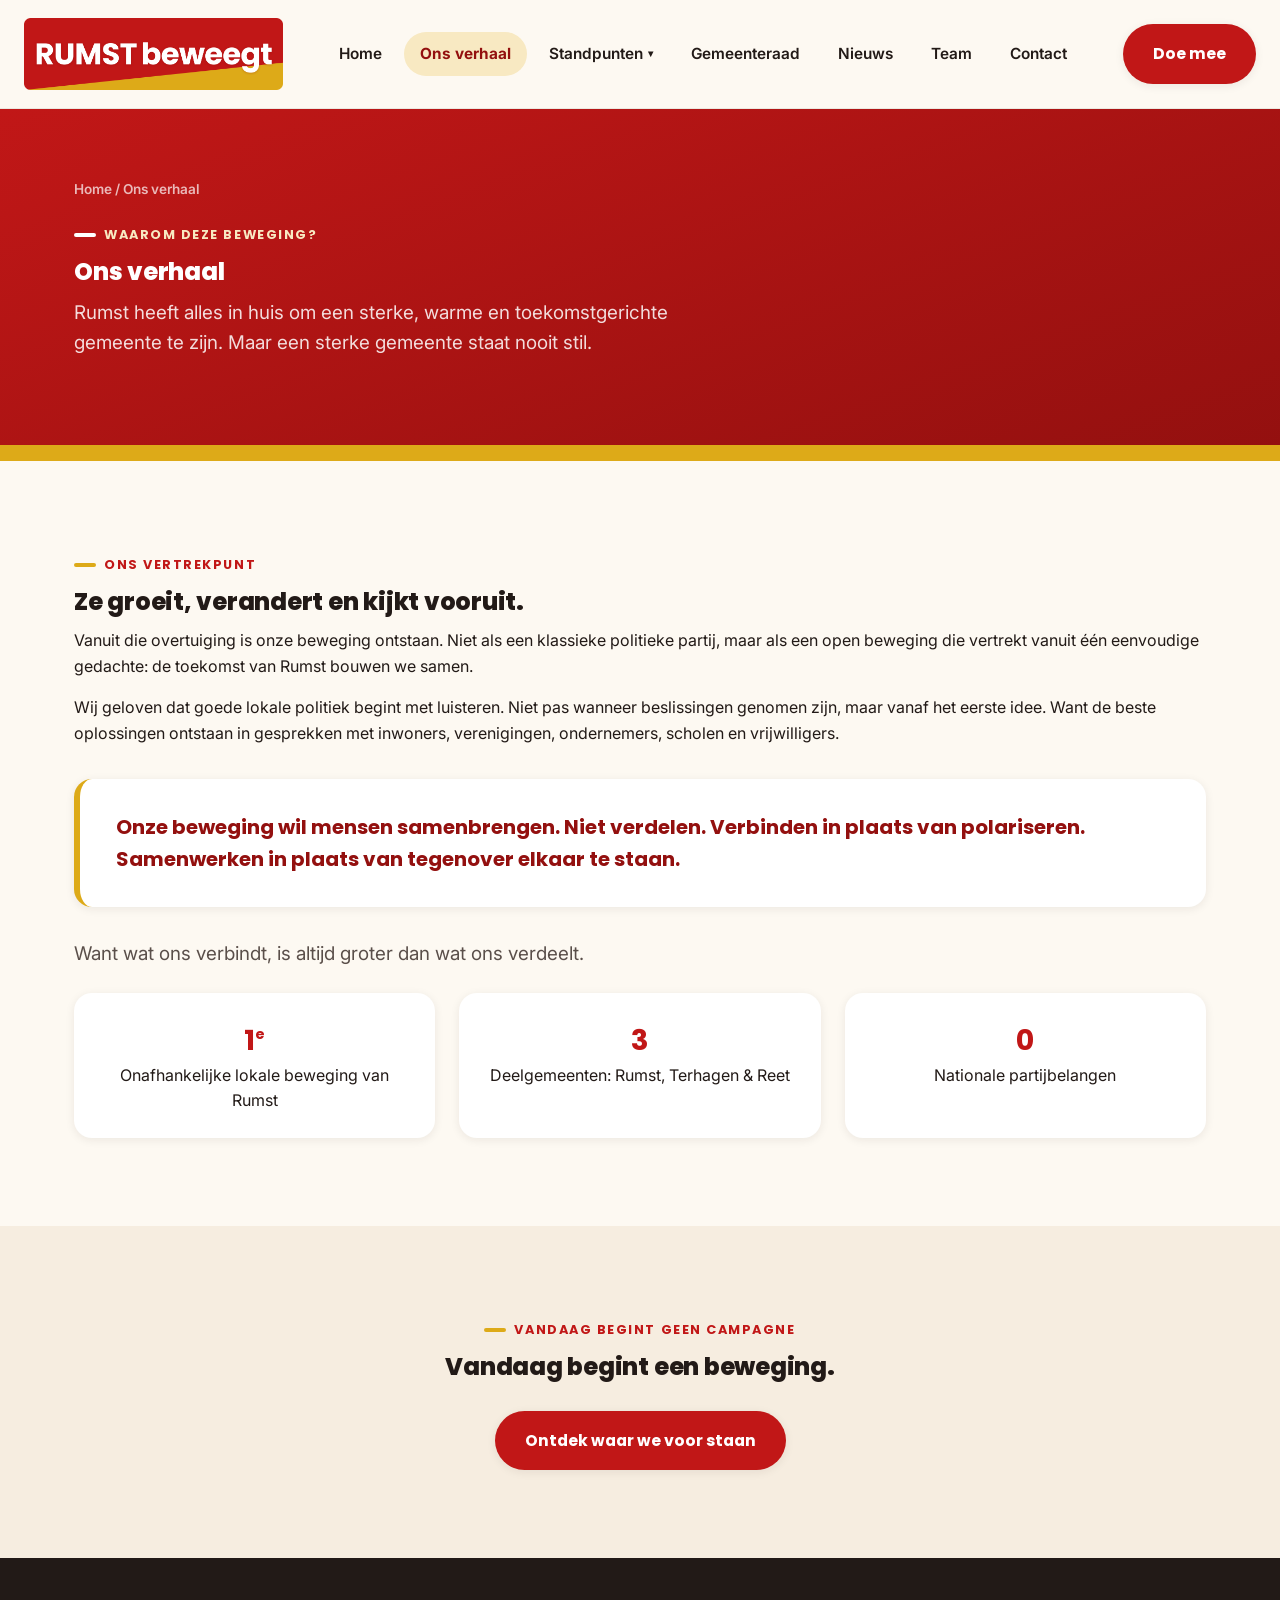
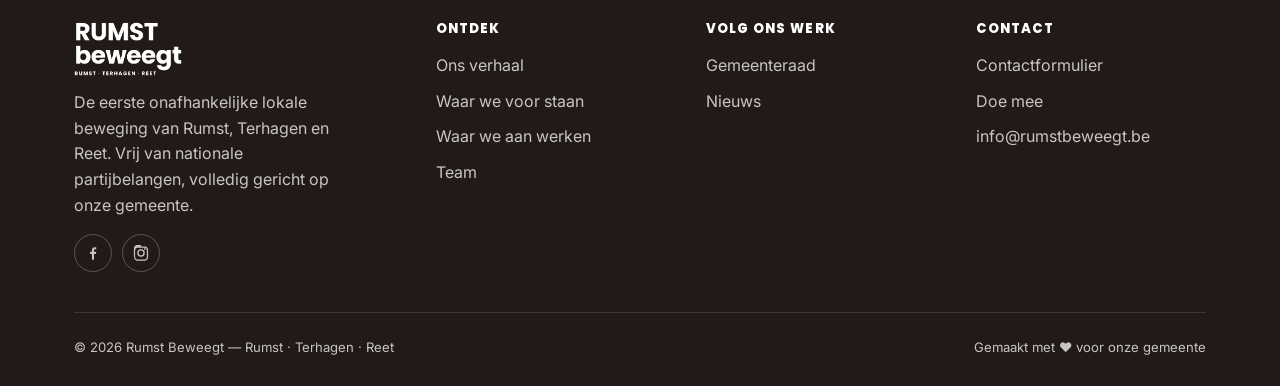
<file: ons-verhaal.html>
<!DOCTYPE html>
<html lang="nl">
<head>
<script>document.documentElement.classList.add('js');</script>
<meta charset="UTF-8">
<meta name="viewport" content="width=device-width, initial-scale=1.0">
<title>Ons verhaal · Rumst Beweegt</title>
<meta name="description" content="Waarom Rumst Beweegt bestaat: het verhaal achter de eerste onafhankelijke lokale beweging van Rumst, Terhagen en Reet.">
<link rel="icon" href="assets/img/logo-kleur.png">
<link rel="stylesheet" href="assets/css/style.css">
</head>
<body>
<a class="skip-link" href="#main">Ga naar inhoud</a>

<header class="site-header">
  <div class="container header-inner">
    <div class="header-left">
      <a href="index.html" class="brand">
        <img src="assets/img/logo-kleur.png" alt="Rumst Beweegt — Rumst, Terhagen, Reet">
      </a>
      <nav aria-label="Hoofdmenu">
        <ul class="nav-primary"><li><a href="index.html" class="nav-link">Home</a></li><li><a href="ons-verhaal.html" class="nav-link" aria-current="page">Ons verhaal</a></li>
        <li class="has-dropdown">
          <a href="waarden.html" class="nav-link">Standpunten <span class="chev">&#9662;</span></a>
          <ul class="dropdown"><li><a href="waarden.html">Waar we voor staan</a></li><li><a href="ambitie.html">Waar we aan werken</a></li></ul>
        </li><li><a href="gemeenteraad.html" class="nav-link">Gemeenteraad</a></li><li><a href="nieuws.html" class="nav-link">Nieuws</a></li><li><a href="team.html" class="nav-link">Team</a></li><li><a href="contact.html" class="nav-link">Contact</a></li><li class="nav-cta-mobile"><a href="doe-mee.html" class="btn btn-primary">Doe mee</a></li></ul>
      </nav>
    </div>
    <div class="header-actions">
      <a href="doe-mee.html" class="btn btn-primary nav-cta">Doe mee</a>
      <button class="nav-toggle" aria-label="Menu openen" aria-expanded="false"><span></span></button>
    </div>
  </div>
</header>
<main id="main">

<section class="page-hero">
  <div class="container">
    <div class="breadcrumb"><a href="index.html">Home</a> / Ons verhaal</div>
    <span class="eyebrow">Waarom deze beweging?</span>
    <h1>Ons verhaal</h1>
    <p class="lede">Rumst heeft alles in huis om een sterke, warme en toekomstgerichte gemeente te zijn. Maar een sterke gemeente staat nooit stil.</p>
  </div>
</section>

<section>
  <div class="container">
      <div class="reveal">
        <span class="eyebrow">Ons vertrekpunt</span>
        <h2>Ze groeit, verandert en kijkt vooruit.</h2>
        <p>Vanuit die overtuiging is onze beweging ontstaan. Niet als een klassieke politieke partij, maar als een open beweging die vertrekt vanuit &eacute;&eacute;n eenvoudige gedachte: de toekomst van Rumst bouwen we samen.</p>
        <p>Wij geloven dat goede lokale politiek begint met luisteren. Niet pas wanneer beslissingen genomen zijn, maar vanaf het eerste idee. Want de beste oplossingen ontstaan in gesprekken met inwoners, verenigingen, ondernemers, scholen en vrijwilligers.</p>
      </div>

    <div class="quote-block reveal">
      Onze beweging wil mensen samenbrengen. Niet verdelen. Verbinden in plaats van polariseren. Samenwerken in plaats van tegenover elkaar te staan.
    </div>

    <div class="reveal">
      <p class="lede">Want wat ons verbindt, is altijd groter dan wat ons verdeelt.</p>
    </div>

    <div class="stat-strip reveal">
      <div class="stat"><b>1<sup style="font-size:.5em;">e</sup></b>Onafhankelijke lokale beweging van Rumst</div>
      <div class="stat"><b>3</b>Deelgemeenten: Rumst, Terhagen &amp; Reet</div>
      <div class="stat"><b>0</b>Nationale partijbelangen</div>
    </div>
  </div>
</section>

<section class="section-alt">
  <div class="container" style="text-align:center;">
    <span class="eyebrow" style="justify-content:center;">Vandaag begint geen campagne</span>
    <h2 style="max-width:720px; margin:0 auto;">Vandaag begint een beweging.</h2>
    <div style="margin-top:30px;">
      <a href="waarden.html" class="btn btn-primary">Ontdek waar we voor staan</a>
    </div>
  </div>
</section>

</main>
<footer class="site-footer">
  <div class="container">
    <div class="footer-grid">
      <div>
        <div class="footer-brand">
          <img src="assets/img/logo-wit.png" alt="Rumst Beweegt">
        </div>
        <p style="max-width:280px;">De eerste onafhankelijke lokale beweging van Rumst, Terhagen en Reet. Vrij van nationale partijbelangen, volledig gericht op onze gemeente.</p>
        <div class="social-row">
          <a href="#" aria-label="Facebook"><svg width="16" height="16" viewBox="0 0 24 24" fill="currentColor"><path d="M13.5 22v-8.5h2.85l.43-3.31H13.5V8.05c0-.96.27-1.61 1.64-1.61h1.75V3.5C16.56 3.44 15.6 3.35 14.46 3.35c-2.4 0-4.05 1.47-4.05 4.16v2.68H7.55v3.31h2.86V22h3.09z"/></svg></a>
          <a href="#" aria-label="Instagram"><svg width="16" height="16" viewBox="0 0 24 24" fill="currentColor"><path d="M12 2.2c3.2 0 3.58.01 4.85.07 1.17.05 1.97.24 2.43.4a4.9 4.9 0 0 1 1.77 1.15 4.9 4.9 0 0 1 1.15 1.77c.16.46.35 1.26.4 2.43.06 1.27.07 1.65.07 4.85s-.01 3.58-.07 4.85c-.05 1.17-.24 1.97-.4 2.43a4.9 4.9 0 0 1-1.15 1.77 4.9 4.9 0 0 1-1.77 1.15c-.46.16-1.26.35-2.43.4-1.27.06-1.65.07-4.85.07s-3.58-.01-4.85-.07c-1.17-.05-1.97-.24-2.43-.4a4.9 4.9 0 0 1-1.77-1.15A4.9 4.9 0 0 1 1.8 17.7c-.16-.46-.35-1.26-.4-2.43C1.34 14 1.33 13.62 1.33 10.42s.01-3.58.07-4.85c.05-1.17.24-1.97.4-2.43A4.9 4.9 0 0 1 2.95 1.37 4.9 4.9 0 0 1 4.72.22c.46-.16 1.26-.35 2.43-.4C8.42-.24 8.8-.25 12-.25zm0 1.98c-3.15 0-3.5.01-4.73.07-.96.04-1.48.2-1.83.34-.46.18-.79.39-1.13.74-.35.34-.56.67-.74 1.13-.14.35-.3.87-.34 1.83-.06 1.23-.07 1.58-.07 4.73s.01 3.5.07 4.73c.04.96.2 1.48.34 1.83.18.46.39.79.74 1.13.34.35.67.56 1.13.74.35.14.87.3 1.83.34 1.23.06 1.58.07 4.73.07s3.5-.01 4.73-.07c.96-.04 1.48-.2 1.83-.34.46-.18.79-.39 1.13-.74.35-.34.56-.67.74-1.13.14-.35.3-.87.34-1.83.06-1.23.07-1.58.07-4.73s-.01-3.5-.07-4.73c-.04-.96-.2-1.48-.34-1.83a3 3 0 0 0-.74-1.13 3 3 0 0 0-1.13-.74c-.35-.14-.87-.3-1.83-.34-1.23-.06-1.58-.07-4.73-.07z"/><path d="M12 6.4a5.6 5.6 0 1 0 0 11.2 5.6 5.6 0 0 0 0-11.2zm0 9.24a3.64 3.64 0 1 1 0-7.28 3.64 3.64 0 0 1 0 7.28zM19.05 6.18a1.31 1.31 0 1 1-2.62 0 1.31 1.31 0 0 1 2.62 0z"/></svg></a>
        </div>
      </div>
      <div>
        <h4>Ontdek</h4>
        <ul>
          <li><a href="ons-verhaal.html">Ons verhaal</a></li>
          <li><a href="waarden.html">Waar we voor staan</a></li>
          <li><a href="ambitie.html">Waar we aan werken</a></li>
          <li><a href="team.html">Team</a></li>
        </ul>
      </div>
      <div>
        <h4>Volg ons werk</h4>
        <ul>
          <li><a href="gemeenteraad.html">Gemeenteraad</a></li>
          <li><a href="nieuws.html">Nieuws</a></li>
        </ul>
      </div>
      <div>
        <h4>Contact</h4>
        <ul>
          <li><a href="contact.html">Contactformulier</a></li>
          <li><a href="doe-mee.html">Doe mee</a></li>
          <li><a href="mailto:info@rumstbeweegt.be">info@rumstbeweegt.be</a></li>
        </ul>
      </div>
    </div>
    <div class="footer-bottom">
      <span>&copy; 2026 Rumst Beweegt — Rumst · Terhagen · Reet</span>
      <span>Gemaakt met &#9829; voor onze gemeente</span>
    </div>
  </div>
</footer>
<script src="assets/js/main.js"></script>
</body>
</html>
</file>
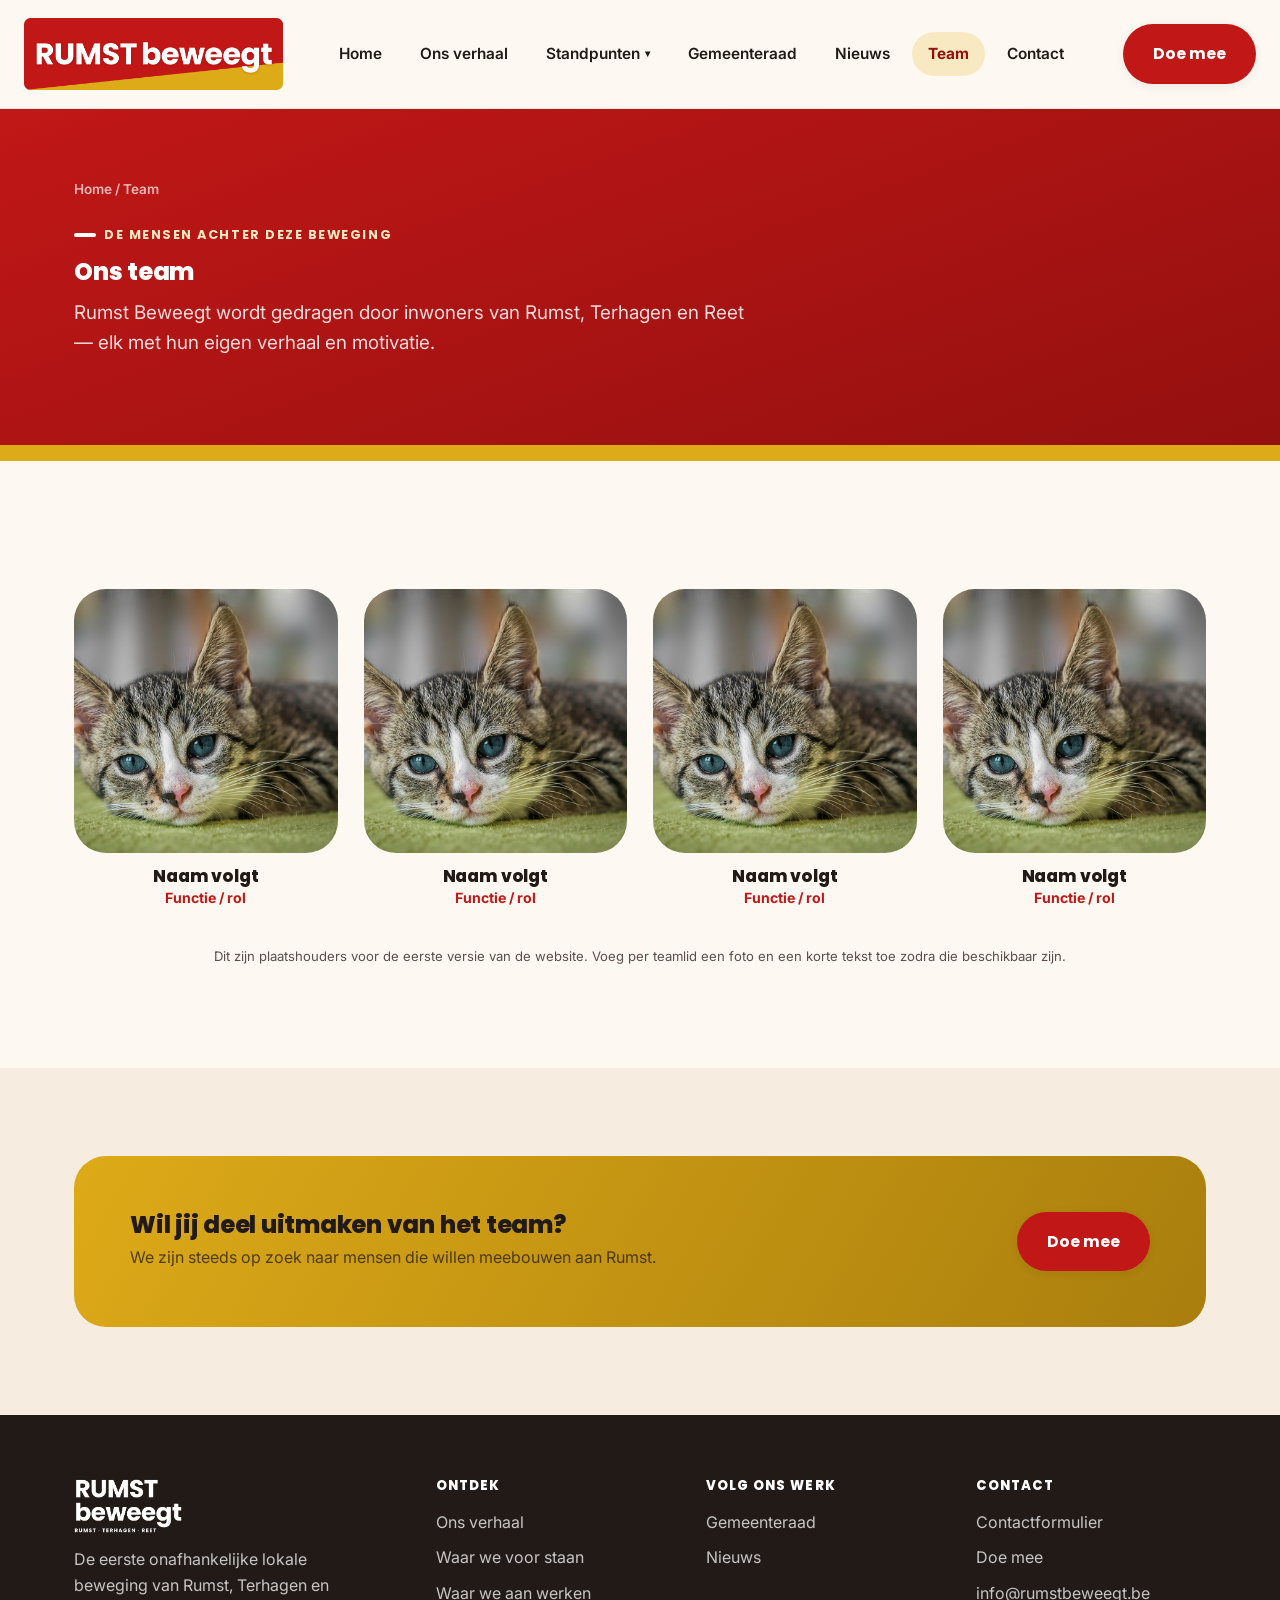
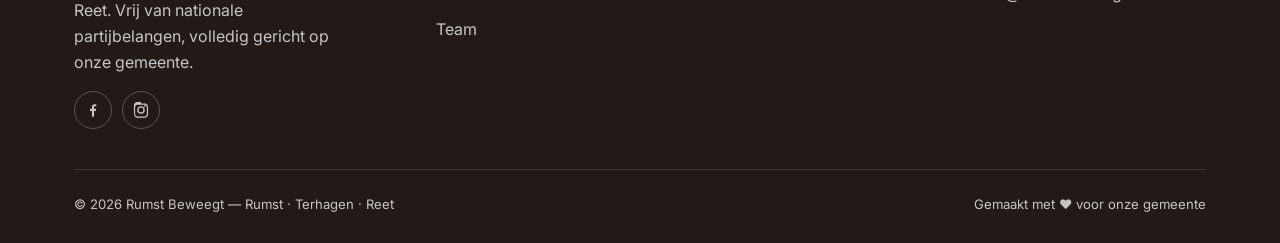
<file: team.html>
<!DOCTYPE html>
<html lang="nl">
<head>
<script>document.documentElement.classList.add('js');</script>
<meta charset="UTF-8">
<meta name="viewport" content="width=device-width, initial-scale=1.0">
<title>Team · Rumst Beweegt</title>
<meta name="description" content="De mensen achter Rumst Beweegt — de eerste onafhankelijke lokale beweging van Rumst, Terhagen en Reet.">
<link rel="icon" href="assets/img/logo-kleur.png">
<link rel="stylesheet" href="assets/css/style.css">
</head>
<body>
<a class="skip-link" href="#main">Ga naar inhoud</a>

<header class="site-header">
  <div class="container header-inner">
    <div class="header-left">
      <a href="index.html" class="brand">
        <img src="assets/img/logo-kleur.png" alt="Rumst Beweegt — Rumst, Terhagen, Reet">
      </a>
      <nav aria-label="Hoofdmenu">
        <ul class="nav-primary"><li><a href="index.html" class="nav-link">Home</a></li><li><a href="ons-verhaal.html" class="nav-link">Ons verhaal</a></li>
        <li class="has-dropdown">
          <a href="waarden.html" class="nav-link">Standpunten <span class="chev">&#9662;</span></a>
          <ul class="dropdown"><li><a href="waarden.html">Waar we voor staan</a></li><li><a href="ambitie.html">Waar we aan werken</a></li></ul>
        </li><li><a href="gemeenteraad.html" class="nav-link">Gemeenteraad</a></li><li><a href="nieuws.html" class="nav-link">Nieuws</a></li><li><a href="team.html" class="nav-link" aria-current="page">Team</a></li><li><a href="contact.html" class="nav-link">Contact</a></li><li class="nav-cta-mobile"><a href="doe-mee.html" class="btn btn-primary">Doe mee</a></li></ul>
      </nav>
    </div>
    <div class="header-actions">
      <a href="doe-mee.html" class="btn btn-primary nav-cta">Doe mee</a>
      <button class="nav-toggle" aria-label="Menu openen" aria-expanded="false"><span></span></button>
    </div>
  </div>
</header>
<main id="main">

<section class="page-hero">
  <div class="container">
    <div class="breadcrumb"><a href="index.html">Home</a> / Team</div>
    <span class="eyebrow">De mensen achter deze beweging</span>
    <h1>Ons team</h1>
    <p class="lede">Rumst Beweegt wordt gedragen door inwoners van Rumst, Terhagen en Reet &mdash; elk met hun eigen verhaal en motivatie.</p>
  </div>
</section>

<section>
  <div class="container">
    <div class="team-grid">
      <div class="team-card reveal">
        <div class="team-photo">
          <img src="assets/img/team/cat-placeholder.jpg" alt="Naam volgt">
        </div>
        <h3>Naam volgt</h3>
        <div class="team-role">Functie / rol</div>
      </div>
      <div class="team-card reveal">
        <div class="team-photo">
          <img src="assets/img/team/cat-placeholder.jpg" alt="Naam volgt">
        </div>
        <h3>Naam volgt</h3>
        <div class="team-role">Functie / rol</div>
      </div>
      <div class="team-card reveal">
        <div class="team-photo">
          <img src="assets/img/team/cat-placeholder.jpg" alt="Naam volgt">
        </div>
        <h3>Naam volgt</h3>
        <div class="team-role">Functie / rol</div>
      </div>
      <div class="team-card reveal">
        <div class="team-photo">
          <img src="assets/img/team/cat-placeholder.jpg" alt="Naam volgt">
        </div>
        <h3>Naam volgt</h3>
        <div class="team-role">Functie / rol</div>
      </div>
    </div>
    <p class="form-note reveal" style="margin-top:36px; text-align:center;">Dit zijn plaatshouders voor de eerste versie van de website. Voeg per teamlid een foto en een korte tekst toe zodra die beschikbaar zijn.</p>
  </div>
</section>

<section class="section-alt">
  <div class="container">
    <div class="cta-band reveal">
      <div>
        <h2>Wil jij deel uitmaken van het team?</h2>
        <p>We zijn steeds op zoek naar mensen die willen meebouwen aan Rumst.</p>
      </div>
      <a href="doe-mee.html" class="btn btn-primary">Doe mee</a>
    </div>
  </div>
</section>

</main>
<footer class="site-footer">
  <div class="container">
    <div class="footer-grid">
      <div>
        <div class="footer-brand">
          <img src="assets/img/logo-wit.png" alt="Rumst Beweegt">
        </div>
        <p style="max-width:280px;">De eerste onafhankelijke lokale beweging van Rumst, Terhagen en Reet. Vrij van nationale partijbelangen, volledig gericht op onze gemeente.</p>
        <div class="social-row">
          <a href="#" aria-label="Facebook"><svg width="16" height="16" viewBox="0 0 24 24" fill="currentColor"><path d="M13.5 22v-8.5h2.85l.43-3.31H13.5V8.05c0-.96.27-1.61 1.64-1.61h1.75V3.5C16.56 3.44 15.6 3.35 14.46 3.35c-2.4 0-4.05 1.47-4.05 4.16v2.68H7.55v3.31h2.86V22h3.09z"/></svg></a>
          <a href="#" aria-label="Instagram"><svg width="16" height="16" viewBox="0 0 24 24" fill="currentColor"><path d="M12 2.2c3.2 0 3.58.01 4.85.07 1.17.05 1.97.24 2.43.4a4.9 4.9 0 0 1 1.77 1.15 4.9 4.9 0 0 1 1.15 1.77c.16.46.35 1.26.4 2.43.06 1.27.07 1.65.07 4.85s-.01 3.58-.07 4.85c-.05 1.17-.24 1.97-.4 2.43a4.9 4.9 0 0 1-1.15 1.77 4.9 4.9 0 0 1-1.77 1.15c-.46.16-1.26.35-2.43.4-1.27.06-1.65.07-4.85.07s-3.58-.01-4.85-.07c-1.17-.05-1.97-.24-2.43-.4a4.9 4.9 0 0 1-1.77-1.15A4.9 4.9 0 0 1 1.8 17.7c-.16-.46-.35-1.26-.4-2.43C1.34 14 1.33 13.62 1.33 10.42s.01-3.58.07-4.85c.05-1.17.24-1.97.4-2.43A4.9 4.9 0 0 1 2.95 1.37 4.9 4.9 0 0 1 4.72.22c.46-.16 1.26-.35 2.43-.4C8.42-.24 8.8-.25 12-.25zm0 1.98c-3.15 0-3.5.01-4.73.07-.96.04-1.48.2-1.83.34-.46.18-.79.39-1.13.74-.35.34-.56.67-.74 1.13-.14.35-.3.87-.34 1.83-.06 1.23-.07 1.58-.07 4.73s.01 3.5.07 4.73c.04.96.2 1.48.34 1.83.18.46.39.79.74 1.13.34.35.67.56 1.13.74.35.14.87.3 1.83.34 1.23.06 1.58.07 4.73.07s3.5-.01 4.73-.07c.96-.04 1.48-.2 1.83-.34.46-.18.79-.39 1.13-.74.35-.34.56-.67.74-1.13.14-.35.3-.87.34-1.83.06-1.23.07-1.58.07-4.73s-.01-3.5-.07-4.73c-.04-.96-.2-1.48-.34-1.83a3 3 0 0 0-.74-1.13 3 3 0 0 0-1.13-.74c-.35-.14-.87-.3-1.83-.34-1.23-.06-1.58-.07-4.73-.07z"/><path d="M12 6.4a5.6 5.6 0 1 0 0 11.2 5.6 5.6 0 0 0 0-11.2zm0 9.24a3.64 3.64 0 1 1 0-7.28 3.64 3.64 0 0 1 0 7.28zM19.05 6.18a1.31 1.31 0 1 1-2.62 0 1.31 1.31 0 0 1 2.62 0z"/></svg></a>
        </div>
      </div>
      <div>
        <h4>Ontdek</h4>
        <ul>
          <li><a href="ons-verhaal.html">Ons verhaal</a></li>
          <li><a href="waarden.html">Waar we voor staan</a></li>
          <li><a href="ambitie.html">Waar we aan werken</a></li>
          <li><a href="team.html">Team</a></li>
        </ul>
      </div>
      <div>
        <h4>Volg ons werk</h4>
        <ul>
          <li><a href="gemeenteraad.html">Gemeenteraad</a></li>
          <li><a href="nieuws.html">Nieuws</a></li>
        </ul>
      </div>
      <div>
        <h4>Contact</h4>
        <ul>
          <li><a href="contact.html">Contactformulier</a></li>
          <li><a href="doe-mee.html">Doe mee</a></li>
          <li><a href="mailto:info@rumstbeweegt.be">info@rumstbeweegt.be</a></li>
        </ul>
      </div>
    </div>
    <div class="footer-bottom">
      <span>&copy; 2026 Rumst Beweegt — Rumst · Terhagen · Reet</span>
      <span>Gemaakt met &#9829; voor onze gemeente</span>
    </div>
  </div>
</footer>
<script src="assets/js/main.js"></script>
</body>
</html>
</file>
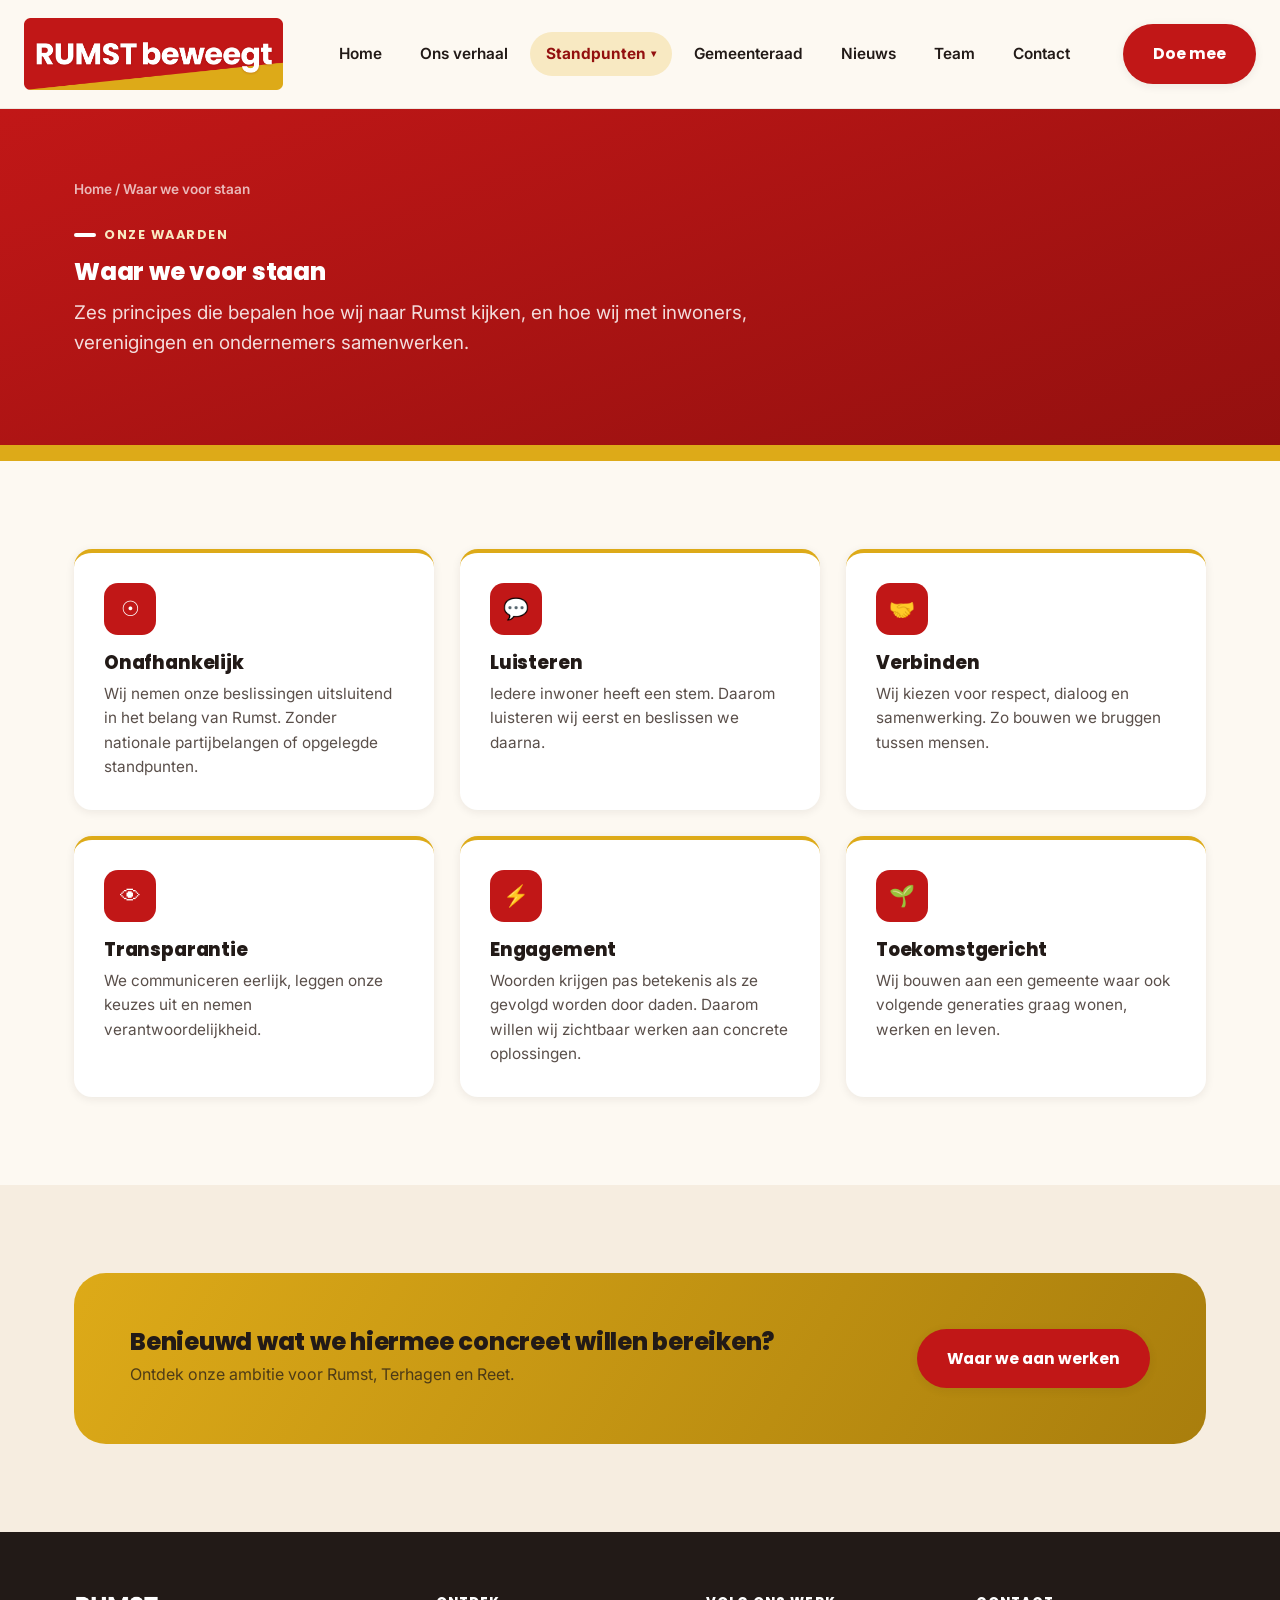
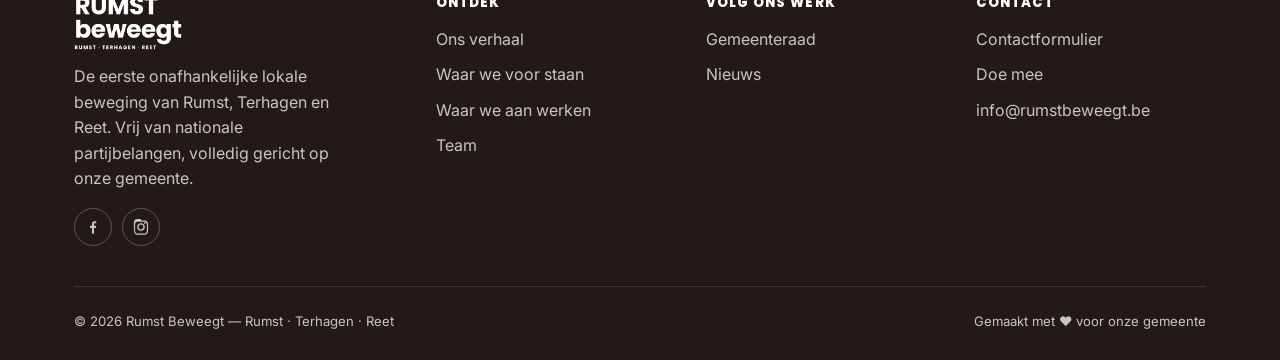
<file: waarden.html>
<!DOCTYPE html>
<html lang="nl">
<head>
<script>document.documentElement.classList.add('js');</script>
<meta charset="UTF-8">
<meta name="viewport" content="width=device-width, initial-scale=1.0">
<title>Waar we voor staan · Rumst Beweegt</title>
<meta name="description" content="De zes waarden van Rumst Beweegt: onafhankelijk, luisteren, verbinden, transparantie, engagement en toekomstgericht.">
<link rel="icon" href="assets/img/logo-kleur.png">
<link rel="stylesheet" href="assets/css/style.css">
</head>
<body>
<a class="skip-link" href="#main">Ga naar inhoud</a>

<header class="site-header">
  <div class="container header-inner">
    <div class="header-left">
      <a href="index.html" class="brand">
        <img src="assets/img/logo-kleur.png" alt="Rumst Beweegt — Rumst, Terhagen, Reet">
      </a>
      <nav aria-label="Hoofdmenu">
        <ul class="nav-primary"><li><a href="index.html" class="nav-link">Home</a></li><li><a href="ons-verhaal.html" class="nav-link">Ons verhaal</a></li>
        <li class="has-dropdown open">
          <a href="waarden.html" class="nav-link" aria-current="page">Standpunten <span class="chev">&#9662;</span></a>
          <ul class="dropdown"><li><a href="waarden.html">Waar we voor staan</a></li><li><a href="ambitie.html">Waar we aan werken</a></li></ul>
        </li><li><a href="gemeenteraad.html" class="nav-link">Gemeenteraad</a></li><li><a href="nieuws.html" class="nav-link">Nieuws</a></li><li><a href="team.html" class="nav-link">Team</a></li><li><a href="contact.html" class="nav-link">Contact</a></li><li class="nav-cta-mobile"><a href="doe-mee.html" class="btn btn-primary">Doe mee</a></li></ul>
      </nav>
    </div>
    <div class="header-actions">
      <a href="doe-mee.html" class="btn btn-primary nav-cta">Doe mee</a>
      <button class="nav-toggle" aria-label="Menu openen" aria-expanded="false"><span></span></button>
    </div>
  </div>
</header>
<main id="main">

<section class="page-hero">
  <div class="container">
    <div class="breadcrumb"><a href="index.html">Home</a> / Waar we voor staan</div>
    <span class="eyebrow">Onze waarden</span>
    <h1>Waar we voor staan</h1>
    <p class="lede">Zes principes die bepalen hoe wij naar Rumst kijken, en hoe wij met inwoners, verenigingen en ondernemers samenwerken.</p>
  </div>
</section>

<section>
  <div class="container">
    <div class="value-grid">
      <div class="value-card reveal">
        <div class="icon">&#9737;</div>
        <h3>Onafhankelijk</h3>
        <p>Wij nemen onze beslissingen uitsluitend in het belang van Rumst. Zonder nationale partijbelangen of opgelegde standpunten.</p>
      </div>
      <div class="value-card reveal">
        <div class="icon">&#128172;</div>
        <h3>Luisteren</h3>
        <p>Iedere inwoner heeft een stem. Daarom luisteren wij eerst en beslissen we daarna.</p>
      </div>
      <div class="value-card reveal">
        <div class="icon">&#129309;</div>
        <h3>Verbinden</h3>
        <p>Wij kiezen voor respect, dialoog en samenwerking. Zo bouwen we bruggen tussen mensen.</p>
      </div>
      <div class="value-card reveal">
        <div class="icon">&#128065;</div>
        <h3>Transparantie</h3>
        <p>We communiceren eerlijk, leggen onze keuzes uit en nemen verantwoordelijkheid.</p>
      </div>
      <div class="value-card reveal">
        <div class="icon">&#9889;</div>
        <h3>Engagement</h3>
        <p>Woorden krijgen pas betekenis als ze gevolgd worden door daden. Daarom willen wij zichtbaar werken aan concrete oplossingen.</p>
      </div>
      <div class="value-card reveal">
        <div class="icon">&#127793;</div>
        <h3>Toekomstgericht</h3>
        <p>Wij bouwen aan een gemeente waar ook volgende generaties graag wonen, werken en leven.</p>
      </div>
    </div>
  </div>
</section>

<section class="section-alt">
  <div class="container">
    <div class="cta-band reveal">
      <div>
        <h2>Benieuwd wat we hiermee concreet willen bereiken?</h2>
        <p>Ontdek onze ambitie voor Rumst, Terhagen en Reet.</p>
      </div>
      <a href="ambitie.html" class="btn btn-primary">Waar we aan werken</a>
    </div>
  </div>
</section>

</main>
<footer class="site-footer">
  <div class="container">
    <div class="footer-grid">
      <div>
        <div class="footer-brand">
          <img src="assets/img/logo-wit.png" alt="Rumst Beweegt">
        </div>
        <p style="max-width:280px;">De eerste onafhankelijke lokale beweging van Rumst, Terhagen en Reet. Vrij van nationale partijbelangen, volledig gericht op onze gemeente.</p>
        <div class="social-row">
          <a href="#" aria-label="Facebook"><svg width="16" height="16" viewBox="0 0 24 24" fill="currentColor"><path d="M13.5 22v-8.5h2.85l.43-3.31H13.5V8.05c0-.96.27-1.61 1.64-1.61h1.75V3.5C16.56 3.44 15.6 3.35 14.46 3.35c-2.4 0-4.05 1.47-4.05 4.16v2.68H7.55v3.31h2.86V22h3.09z"/></svg></a>
          <a href="#" aria-label="Instagram"><svg width="16" height="16" viewBox="0 0 24 24" fill="currentColor"><path d="M12 2.2c3.2 0 3.58.01 4.85.07 1.17.05 1.97.24 2.43.4a4.9 4.9 0 0 1 1.77 1.15 4.9 4.9 0 0 1 1.15 1.77c.16.46.35 1.26.4 2.43.06 1.27.07 1.65.07 4.85s-.01 3.58-.07 4.85c-.05 1.17-.24 1.97-.4 2.43a4.9 4.9 0 0 1-1.15 1.77 4.9 4.9 0 0 1-1.77 1.15c-.46.16-1.26.35-2.43.4-1.27.06-1.65.07-4.85.07s-3.58-.01-4.85-.07c-1.17-.05-1.97-.24-2.43-.4a4.9 4.9 0 0 1-1.77-1.15A4.9 4.9 0 0 1 1.8 17.7c-.16-.46-.35-1.26-.4-2.43C1.34 14 1.33 13.62 1.33 10.42s.01-3.58.07-4.85c.05-1.17.24-1.97.4-2.43A4.9 4.9 0 0 1 2.95 1.37 4.9 4.9 0 0 1 4.72.22c.46-.16 1.26-.35 2.43-.4C8.42-.24 8.8-.25 12-.25zm0 1.98c-3.15 0-3.5.01-4.73.07-.96.04-1.48.2-1.83.34-.46.18-.79.39-1.13.74-.35.34-.56.67-.74 1.13-.14.35-.3.87-.34 1.83-.06 1.23-.07 1.58-.07 4.73s.01 3.5.07 4.73c.04.96.2 1.48.34 1.83.18.46.39.79.74 1.13.34.35.67.56 1.13.74.35.14.87.3 1.83.34 1.23.06 1.58.07 4.73.07s3.5-.01 4.73-.07c.96-.04 1.48-.2 1.83-.34.46-.18.79-.39 1.13-.74.35-.34.56-.67.74-1.13.14-.35.3-.87.34-1.83.06-1.23.07-1.58.07-4.73s-.01-3.5-.07-4.73c-.04-.96-.2-1.48-.34-1.83a3 3 0 0 0-.74-1.13 3 3 0 0 0-1.13-.74c-.35-.14-.87-.3-1.83-.34-1.23-.06-1.58-.07-4.73-.07z"/><path d="M12 6.4a5.6 5.6 0 1 0 0 11.2 5.6 5.6 0 0 0 0-11.2zm0 9.24a3.64 3.64 0 1 1 0-7.28 3.64 3.64 0 0 1 0 7.28zM19.05 6.18a1.31 1.31 0 1 1-2.62 0 1.31 1.31 0 0 1 2.62 0z"/></svg></a>
        </div>
      </div>
      <div>
        <h4>Ontdek</h4>
        <ul>
          <li><a href="ons-verhaal.html">Ons verhaal</a></li>
          <li><a href="waarden.html">Waar we voor staan</a></li>
          <li><a href="ambitie.html">Waar we aan werken</a></li>
          <li><a href="team.html">Team</a></li>
        </ul>
      </div>
      <div>
        <h4>Volg ons werk</h4>
        <ul>
          <li><a href="gemeenteraad.html">Gemeenteraad</a></li>
          <li><a href="nieuws.html">Nieuws</a></li>
        </ul>
      </div>
      <div>
        <h4>Contact</h4>
        <ul>
          <li><a href="contact.html">Contactformulier</a></li>
          <li><a href="doe-mee.html">Doe mee</a></li>
          <li><a href="mailto:info@rumstbeweegt.be">info@rumstbeweegt.be</a></li>
        </ul>
      </div>
    </div>
    <div class="footer-bottom">
      <span>&copy; 2026 Rumst Beweegt — Rumst · Terhagen · Reet</span>
      <span>Gemaakt met &#9829; voor onze gemeente</span>
    </div>
  </div>
</footer>
<script src="assets/js/main.js"></script>
</body>
</html>
</file>
<file: assets/css/style.css>
/* =========================================================
   RUMST BEWEEGT — housestyle
   Kleuren afgeleid uit het logo (rood/goud vlag + wit)
   ========================================================= */

@import url('https://fonts.googleapis.com/css2?family=Poppins:wght@600;700;800;900&family=Inter:wght@400;500;600;700&display=swap');

:root{
  --red:        #c11717;
  --red-dark:   #93100f;
  --red-light:  #e3c8c6;
  --gold:       #ddaa18;
  --gold-dark:  #a97e0d;
  --gold-light: #f8e9c2;
  --ink:        #221a17;
  --ink-soft:   #5a4f4a;
  --paper:      #fdf9f2;
  --paper-alt:  #f6ede0;
  --white:      #ffffff;

  --font-head: 'Poppins', 'Segoe UI', sans-serif;
  --font-body: 'Inter', 'Segoe UI', sans-serif;

  --radius-sm: 10px;
  --radius-md: 18px;
  --radius-lg: 32px;

  --shadow-sm: 0 2px 10px rgba(34,26,23,.08);
  --shadow-md: 0 12px 30px rgba(34,26,23,.12);

  --container: 1180px;
}

*, *::before, *::after{ box-sizing: border-box; }
html{ scroll-behavior: smooth; }
body{
  margin: 0;
  font-family: var(--font-body);
  color: var(--ink);
  background: var(--paper);
  line-height: 1.6;
  -webkit-font-smoothing: antialiased;
}
img{ max-width: 100%; display: block; }
a{ color: inherit; text-decoration: none; }
ul{ margin: 0; padding: 0; list-style: none; }
h1,h2,h3,h4{
  font-family: var(--font-head);
  line-height: 1.12;
  margin: 0 0 .5em;
  font-weight: 800;
  letter-spacing: -.01em;
}
p{ margin: 0 0 1em; }
.container{
  width: 100%;
  max-width: var(--container);
  margin: 0 auto;
  padding: 0 24px;
}
section{ padding: 88px 0; }
@media (max-width: 720px){ section{ padding: 56px 0; } }

.eyebrow{
  display: inline-flex;
  align-items: center;
  gap: 8px;
  font-family: var(--font-head);
  font-weight: 700;
  font-size: .8rem;
  letter-spacing: .12em;
  text-transform: uppercase;
  color: var(--red);
  margin-bottom: 14px;
}
.eyebrow::before{
  content: "";
  width: 22px; height: 4px;
  background: var(--gold);
  border-radius: 4px;
  display: inline-block;
}

.lede{
  font-size: 1.18rem;
  color: var(--ink-soft);
  max-width: 640px;
}

/* ---------- Buttons ---------- */
.btn{
  display: inline-flex;
  align-items: center;
  justify-content: center;
  gap: 10px;
  font-family: var(--font-head);
  font-weight: 700;
  font-size: .98rem;
  padding: 15px 28px;
  border-radius: 999px;
  border: 2px solid transparent;
  cursor: pointer;
  white-space: nowrap;
  flex-shrink: 0;
  transition: transform .15s ease, box-shadow .15s ease, background .15s ease, color .15s ease;
}
.btn:hover{ transform: translateY(-2px); }
.btn-primary{
  background: var(--red);
  color: var(--white);
  box-shadow: var(--shadow-sm);
}
.btn-primary:hover{ background: var(--red-dark); box-shadow: var(--shadow-md); }
.btn-gold{
  background: var(--gold);
  color: var(--ink);
  box-shadow: var(--shadow-sm);
}
.btn-gold:hover{ background: var(--gold-dark); color: var(--white); }
.btn-ghost{
  background: transparent;
  color: var(--white);
  border-color: rgba(255,255,255,.6);
}
.btn-ghost:hover{ background: rgba(255,255,255,.15); }
.btn-outline{
  background: transparent;
  color: var(--red);
  border-color: var(--red);
}
.btn-outline:hover{ background: var(--red); color: var(--white); }

/* ---------- Header / Nav ---------- */
.site-header{
  position: sticky;
  top: 0;
  z-index: 100;
  background: var(--paper);
  border-bottom: 1px solid rgba(34,26,23,.08);
}
:root{ --header-h: 108px; }
.site-header .header-inner{
  max-width: 1400px;
  display: flex;
  align-items: center;
  justify-content: space-between;
  height: var(--header-h);
  gap: 24px;
}
.header-left{
  display: flex;
  align-items: center;
  gap: 40px;
  min-width: 0;
}
.brand{
  display: flex;
  align-items: center;
  gap: 12px;
  font-family: var(--font-head);
  font-weight: 800;
  min-width: 0;
}
.brand img{ height: 72px; width: auto; max-width: 100%; }
@media (max-width: 640px){
  :root{ --header-h: 92px; }
  .brand img{ height: 56px; }
}
@media (max-width: 420px){
  .brand img{ height: 46px; }
}

.nav-primary{
  display: flex;
  align-items: center;
  gap: 6px;
}
.nav-primary > li{ position: relative; flex-shrink: 0; }
.nav-primary a.nav-link{
  display: flex;
  align-items: center;
  gap: 5px;
  padding: 10px 16px;
  border-radius: 999px;
  font-weight: 600;
  font-size: .96rem;
  color: var(--ink);
  white-space: nowrap;
  transition: background .15s ease, color .15s ease;
}
.nav-primary a.nav-link:hover,
.nav-primary li.has-dropdown:hover a.nav-link,
.nav-primary a.nav-link[aria-current="page"]{
  background: var(--gold-light);
  color: var(--red-dark);
}
.nav-primary a.nav-link[aria-current="page"]{ font-weight: 700; }
.chev{ font-size: .65em; transition: transform .15s ease; }
.dropdown{
  position: absolute;
  top: calc(100% + 6px);
  left: 0;
  min-width: 230px;
  background: var(--white);
  border-radius: var(--radius-md);
  box-shadow: var(--shadow-md);
  padding: 8px;
  opacity: 0;
  visibility: hidden;
  transform: translateY(6px);
  transition: opacity .15s ease, transform .15s ease, visibility .15s ease;
}
.has-dropdown:hover .dropdown,
.has-dropdown:focus-within .dropdown{
  opacity: 1; visibility: visible; transform: translateY(0);
}
.has-dropdown:hover .chev{ transform: rotate(180deg); }
.dropdown a{
  display: block;
  padding: 11px 14px;
  border-radius: var(--radius-sm);
  font-weight: 600;
  font-size: .93rem;
  color: var(--ink);
}
.dropdown a:hover{ background: var(--paper-alt); color: var(--red); }

.header-actions{ display: flex; align-items: center; gap: 10px; flex-shrink: 0; }
.nav-toggle{
  display: none;
  width: 46px; height: 46px;
  border-radius: 999px;
  border: 1px solid rgba(34,26,23,.15);
  background: var(--white);
  align-items: center;
  justify-content: center;
  cursor: pointer;
}
.nav-toggle span, .nav-toggle span::before, .nav-toggle span::after{
  content: "";
  display: block;
  width: 20px; height: 2px;
  background: var(--ink);
  position: relative;
  transition: transform .2s ease, opacity .2s ease;
}
.nav-toggle span::before{ position: absolute; top: -6px; }
.nav-toggle span::after{ position: absolute; top: 6px; }
body.nav-open .nav-toggle span{ background: transparent; }
body.nav-open .nav-toggle span::before{ transform: translateY(6px) rotate(45deg); background: var(--ink); }
body.nav-open .nav-toggle span::after{ transform: translateY(-6px) rotate(-45deg); background: var(--ink); }

@media (max-width: 1180px){
  .nav-primary{
    position: fixed;
    inset: var(--header-h) 0 0 0;
    background: var(--paper);
    flex-direction: column;
    align-items: stretch;
    padding: 18px;
    gap: 4px;
    overflow-y: auto;
    transform: translateX(100%);
    transition: transform .25s ease;
  }
  body.nav-open .nav-primary{ transform: translateX(0); }
  .nav-primary a.nav-link{ padding: 16px 14px; font-size: 1.05rem; width: 100%; }
  .dropdown{
    position: static; opacity: 1; visibility: visible; transform: none;
    box-shadow: none; display: none; margin: 0 0 6px 12px; background: var(--paper-alt);
  }
  .has-dropdown.open .dropdown{ display: block; }
  .nav-toggle{ display: flex; }
  .header-actions .btn-primary-desktop{ display: none; }
}
.header-actions .nav-cta{ display: none; }
.nav-cta-mobile{ display: none; }
@media (max-width: 1180px){
  .nav-cta-mobile{ display: block; margin-top: 14px; }
  .nav-cta-mobile .btn{ width: 100%; justify-content: center; }
}
@media (min-width: 1181px){
  .header-actions .nav-cta{ display: inline-flex; }
}

/* ---------- Hero ---------- */
.hero{
  position: relative;
  overflow: hidden;
  background: linear-gradient(160deg, var(--red) 0%, var(--red-dark) 55%, #7a0d0c 100%);
  color: var(--white);
  padding: 100px 0 120px;
}
.hero::after{
  content: "";
  position: absolute;
  left: 0; right: 0; bottom: 0;
  height: 26%;
  background: var(--gold);
  clip-path: polygon(0 45%, 100% 0%, 100% 100%, 0% 100%);
}
.hero .container{ position: relative; z-index: 2; }
.hero-grid{
  display: grid;
  grid-template-columns: 1.1fr .9fr;
  gap: 48px;
  align-items: center;
}
@media (max-width: 900px){ .hero-grid{ grid-template-columns: 1fr; } }
.hero h1{
  font-size: clamp(2.4rem, 5vw, 3.6rem);
  color: var(--white);
}
.hero h1 span{ color: var(--gold-light); }
.hero .lede{ color: rgba(255,255,255,.88); font-size: 1.2rem; }
.hero-actions{ display: flex; gap: 14px; flex-wrap: wrap; margin-top: 30px; }
.hero-badge{
  display: inline-flex; align-items: center; gap: 8px;
  background: rgba(255,255,255,.14);
  border: 1px solid rgba(255,255,255,.3);
  padding: 8px 16px;
  border-radius: 999px;
  font-size: .82rem;
  font-weight: 700;
  letter-spacing: .05em;
  text-transform: uppercase;
  margin-bottom: 22px;
}
.hero-media{
  position: relative;
  aspect-ratio: 4/5;
  border-radius: var(--radius-lg);
  background: rgba(255,255,255,.08);
  border: 1px solid rgba(255,255,255,.25);
  overflow: hidden;
  display: flex;
  align-items: center;
  justify-content: center;
}
.hero-media .placeholder-note{
  text-align: center;
  padding: 30px;
  color: rgba(255,255,255,.75);
  font-size: .88rem;
}
.hero-media svg{ position: absolute; inset: 0; width: 100%; height: 100%; }
.hero-video{
  width: 100%;
  height: 100%;
  object-fit: cover;
  display: block;
}

/* Sub-page hero (smaller) */
.page-hero{
  background: linear-gradient(160deg, var(--red) 0%, var(--red-dark) 100%);
  color: var(--white);
  padding: 70px 0 84px;
  position: relative;
  overflow: hidden;
}
.page-hero::after{
  content: "";
  position: absolute; left: 0; right: 0; bottom: 0; height: 16px;
  background: var(--gold);
}
.page-hero .eyebrow{ color: var(--gold-light); }
.page-hero .eyebrow::before{ background: var(--white); }
.page-hero h1{ color: var(--white); max-width: 780px; }
.page-hero .lede{ color: rgba(255,255,255,.85); max-width: 680px; }
.breadcrumb{
  font-size: .85rem;
  color: rgba(255,255,255,.7);
  margin-bottom: 18px;
  font-weight: 600;
}
.breadcrumb a:hover{ color: var(--white); }

/* ---------- Sections / generic blocks ---------- */
.section-head{ max-width: 680px; margin-bottom: 48px; }
.section-alt{ background: var(--paper-alt); }
.two-col{
  display: grid;
  grid-template-columns: 1fr 1fr;
  gap: 56px;
  align-items: start;
}
@media (max-width: 860px){ .two-col{ grid-template-columns: 1fr; } }

/* Content placeholder box sitting on a plain/light section background
   (the default .hero-media styling assumes a dark hero background) */
.hero-media.on-light{
  aspect-ratio: 4/3;
  background: var(--paper-alt);
  border: 1.5px dashed rgba(34,26,23,.2);
}
.hero-media.on-light .placeholder-note{
  color: var(--ink-soft);
}
.hero-media.on-light .placeholder-note strong{
  color: var(--red);
}
@media (max-width: 640px){
  .hero-media.on-light{ aspect-ratio: 3/2; }
}

.quote-block{
  background: var(--white);
  border-left: 6px solid var(--gold);
  border-radius: var(--radius-md);
  padding: 32px 36px;
  box-shadow: var(--shadow-sm);
  font-family: var(--font-head);
  font-weight: 700;
  font-size: 1.25rem;
  color: var(--red-dark);
  margin: 32px 0;
}

.stat-strip{
  display: grid;
  grid-template-columns: repeat(3, 1fr);
  gap: 24px;
  margin-top: 24px;
}
@media (max-width: 700px){ .stat-strip{ grid-template-columns: 1fr; } }
.stat{
  background: var(--white);
  border-radius: var(--radius-md);
  padding: 24px;
  box-shadow: var(--shadow-sm);
  text-align: center;
}
.stat b{
  display: block;
  font-family: var(--font-head);
  font-size: 1.8rem;
  color: var(--red);
}

.value-grid, .card-grid{
  display: grid;
  grid-template-columns: repeat(3, 1fr);
  gap: 26px;
}
@media (max-width: 980px){ .value-grid, .card-grid{ grid-template-columns: repeat(2,1fr); } }
@media (max-width: 640px){ .value-grid, .card-grid{ grid-template-columns: 1fr; } }

.value-card, .card{
  background: var(--white);
  border-radius: var(--radius-md);
  padding: 30px;
  box-shadow: var(--shadow-sm);
  transition: transform .18s ease, box-shadow .18s ease;
  border-top: 4px solid var(--gold);
}
.value-card:hover, .card:hover{ transform: translateY(-4px); box-shadow: var(--shadow-md); }
.value-card .icon, .card .icon{
  width: 52px; height: 52px;
  border-radius: 14px;
  background: var(--red);
  color: var(--white);
  display: flex; align-items: center; justify-content: center;
  margin-bottom: 18px;
  font-size: 1.3rem;
}
.value-card h3, .card h3{ font-size: 1.15rem; margin-bottom: 8px; }
.value-card p, .card p{ color: var(--ink-soft); margin: 0; font-size: .96rem; }

.ambition-list{
  display: grid;
  grid-template-columns: repeat(3, 1fr);
  gap: 18px;
  margin-top: 36px;
}
@media (max-width: 900px){ .ambition-list{ grid-template-columns: repeat(2,1fr); } }
@media (max-width: 600px){ .ambition-list{ grid-template-columns: 1fr; } }
.ambition-item{
  display: flex;
  gap: 14px;
  align-items: flex-start;
  background: var(--white);
  border-radius: var(--radius-sm);
  padding: 18px 20px;
  box-shadow: var(--shadow-sm);
  font-weight: 600;
}
.ambition-item .check{
  flex: none;
  width: 26px; height: 26px;
  border-radius: 999px;
  background: var(--gold);
  color: var(--ink);
  display: flex; align-items: center; justify-content: center;
  font-size: .8rem;
  font-weight: 800;
}

/* Timeline / gemeenteraad */
.timeline{ margin-top: 40px; }
.timeline-item{
  display: grid;
  grid-template-columns: 130px 1fr;
  gap: 24px;
  padding: 26px 0;
  border-bottom: 1px solid rgba(34,26,23,.1);
}
.timeline-item:first-child{ padding-top: 0; }
@media (max-width: 640px){ .timeline-item{ grid-template-columns: 1fr; gap: 8px; } }
.timeline-date{
  font-family: var(--font-head);
  font-weight: 800;
  color: var(--red);
}
.tag{
  display: inline-block;
  background: var(--gold-light);
  color: var(--red-dark);
  font-size: .75rem;
  font-weight: 700;
  letter-spacing: .04em;
  text-transform: uppercase;
  padding: 4px 12px;
  border-radius: 999px;
  margin-bottom: 10px;
}

/* News grid */
.news-grid{
  display: grid;
  grid-template-columns: repeat(3, 1fr);
  gap: 26px;
  margin-top: 40px;
}
@media (max-width: 980px){ .news-grid{ grid-template-columns: repeat(2,1fr); } }
@media (max-width: 640px){ .news-grid{ grid-template-columns: 1fr; } }
.news-card{
  background: var(--white);
  border-radius: var(--radius-md);
  overflow: hidden;
  box-shadow: var(--shadow-sm);
  transition: transform .18s ease, box-shadow .18s ease;
}
.news-card:hover{ transform: translateY(-4px); box-shadow: var(--shadow-md); }
.news-thumb{
  height: 160px;
  background: linear-gradient(135deg, var(--red), var(--gold));
  display: flex; align-items: center; justify-content: center;
  color: rgba(255,255,255,.85);
  font-family: var(--font-head);
  font-weight: 800;
  font-size: .8rem;
  letter-spacing: .08em;
  text-transform: uppercase;
}
.news-body{ padding: 22px; }
.news-date{ font-size: .78rem; color: var(--ink-soft); font-weight: 600; text-transform: uppercase; letter-spacing: .04em; }
.news-body h3{ font-size: 1.05rem; margin: 8px 0; }

/* Team */
.team-grid{
  display: grid;
  grid-template-columns: repeat(4, 1fr);
  gap: 26px;
  margin-top: 40px;
}
@media (max-width: 980px){ .team-grid{ grid-template-columns: repeat(3,1fr); } }
@media (max-width: 700px){ .team-grid{ grid-template-columns: repeat(2,1fr); } }
@media (max-width: 460px){ .team-grid{ grid-template-columns: 1fr; } }
.team-card{ text-align: center; }
.team-photo{
  aspect-ratio: 1;
  border-radius: var(--radius-lg);
  background: linear-gradient(150deg, var(--gold-light), var(--red-light));
  display: flex; align-items: center; justify-content: center;
  margin-bottom: 14px;
  color: var(--red-dark);
  font-family: var(--font-head);
  font-weight: 800;
  font-size: 2rem;
  overflow: hidden;
}
.team-photo img{
  width: 100%;
  height: 100%;
  object-fit: cover;
  display: block;
}
.team-card h3{ font-size: 1.05rem; margin-bottom: 2px; }
.team-role{ color: var(--red); font-weight: 700; font-size: .88rem; }

/* Involvement / ways-to-help */
.help-grid{
  display: grid;
  grid-template-columns: repeat(4, 1fr);
  gap: 22px;
  margin-top: 36px;
}
@media (max-width: 980px){ .help-grid{ grid-template-columns: repeat(2,1fr); } }
@media (max-width: 560px){ .help-grid{ grid-template-columns: 1fr; } }

/* Forms */
.form-card{
  background: var(--white);
  border-radius: var(--radius-lg);
  padding: 40px;
  box-shadow: var(--shadow-md);
}
.form-row{ display: grid; grid-template-columns: 1fr 1fr; gap: 18px; }
@media (max-width: 620px){ .form-row{ grid-template-columns: 1fr; } }
.field{ margin-bottom: 18px; }
.field label{
  display: block;
  font-weight: 700;
  font-size: .88rem;
  margin-bottom: 6px;
  color: var(--ink);
}
.field input, .field textarea, .field select{
  width: 100%;
  padding: 13px 16px;
  border-radius: var(--radius-sm);
  border: 1.5px solid rgba(34,26,23,.15);
  font-family: var(--font-body);
  font-size: .98rem;
  background: var(--paper);
  color: var(--ink);
  transition: border-color .15s ease;
}
.field input:focus, .field textarea:focus, .field select:focus{
  outline: none; border-color: var(--red);
}
.field textarea{ resize: vertical; min-height: 130px; }
.checkbox-field{ display: flex; align-items: flex-start; gap: 10px; font-size: .9rem; color: var(--ink-soft); }
.checkbox-field input{ width: auto; margin-top: 3px; }
.form-note{ font-size: .82rem; color: var(--ink-soft); margin-top: 6px; }

.contact-info-grid{
  display: grid;
  grid-template-columns: repeat(3, 1fr);
  gap: 22px;
  margin-bottom: 44px;
}
@media (max-width: 800px){ .contact-info-grid{ grid-template-columns: 1fr; } }
.info-card{
  background: var(--white);
  border-radius: var(--radius-md);
  padding: 26px;
  box-shadow: var(--shadow-sm);
}
.info-card .icon{
  width: 44px; height: 44px; border-radius: 12px;
  background: var(--gold-light); color: var(--red-dark);
  display: flex; align-items: center; justify-content: center;
  margin-bottom: 14px; font-size: 1.1rem;
}

/* CTA band */
.cta-band{
  background: linear-gradient(120deg, var(--gold), var(--gold-dark));
  color: var(--ink);
  border-radius: var(--radius-lg);
  padding: 56px;
  display: flex;
  align-items: center;
  justify-content: space-between;
  gap: 30px;
  flex-wrap: wrap;
}
.cta-band h2{ margin-bottom: 6px; }
.cta-band p{ margin: 0; color: rgba(34,26,23,.75); }

.final-message{
  background: var(--ink);
  color: var(--white);
  text-align: center;
  padding: 100px 0;
}
.final-message .eyebrow{ color: var(--gold); justify-content: center; }
.final-message .eyebrow::before{ background: var(--gold); }
.final-message h2{ color: var(--white); font-size: clamp(1.8rem, 4vw, 2.6rem); max-width: 780px; margin-left: auto; margin-right: auto; }
.final-message .lines{ max-width: 520px; margin: 30px auto 0; color: rgba(255,255,255,.8); font-family: var(--font-head); font-weight: 600; font-size: 1.15rem; line-height: 1.9; }

/* Footer */
.site-footer{
  background: var(--ink);
  color: rgba(255,255,255,.75);
  padding: 64px 0 28px;
}
.footer-grid{
  display: grid;
  grid-template-columns: 1.4fr 1fr 1fr 1fr;
  gap: 40px;
  padding-bottom: 40px;
  border-bottom: 1px solid rgba(255,255,255,.12);
}
@media (max-width: 800px){ .footer-grid{ grid-template-columns: 1fr 1fr; } }
@media (max-width: 480px){ .footer-grid{ grid-template-columns: 1fr; } }
.footer-brand{ display: flex; align-items: center; gap: 10px; margin-bottom: 14px; }
.footer-brand img{ height: 54px; }
.site-footer h4{
  color: var(--white);
  font-size: .82rem;
  text-transform: uppercase;
  letter-spacing: .08em;
  margin-bottom: 16px;
}
.site-footer ul li{ margin-bottom: 10px; }
.site-footer a:hover{ color: var(--gold); }
.footer-bottom{
  display: flex;
  justify-content: space-between;
  align-items: center;
  flex-wrap: wrap;
  gap: 12px;
  padding-top: 24px;
  font-size: .82rem;
}
.social-row{ display: flex; gap: 10px; }
.social-row a{
  width: 38px; height: 38px;
  border-radius: 999px;
  border: 1px solid rgba(255,255,255,.25);
  display: flex; align-items: center; justify-content: center;
}
.social-row a:hover{ background: var(--gold); color: var(--ink); border-color: var(--gold); }

/* Skip link / a11y */
.skip-link{
  position: absolute; left: -999px; top: auto;
  background: var(--red); color: var(--white);
  padding: 12px 20px; border-radius: 0 0 10px 0; z-index: 200;
}
.skip-link:focus{ left: 0; top: 0; }

/* Reveal-on-scroll (progressive enhancement: only hides content once JS confirms it can reveal it) */
html.js .reveal{ opacity: 0; transform: translateY(18px); transition: opacity .6s ease, transform .6s ease; }
html.js .reveal.in{ opacity: 1; transform: none; }
@media (prefers-reduced-motion: reduce){
  html.js .reveal{ opacity: 1; transform: none; transition: none; }
}

/* Divider wave */
.divider-flag{ height: 10px; background: linear-gradient(90deg, var(--red) 50%, var(--gold) 50%); }
</file>
